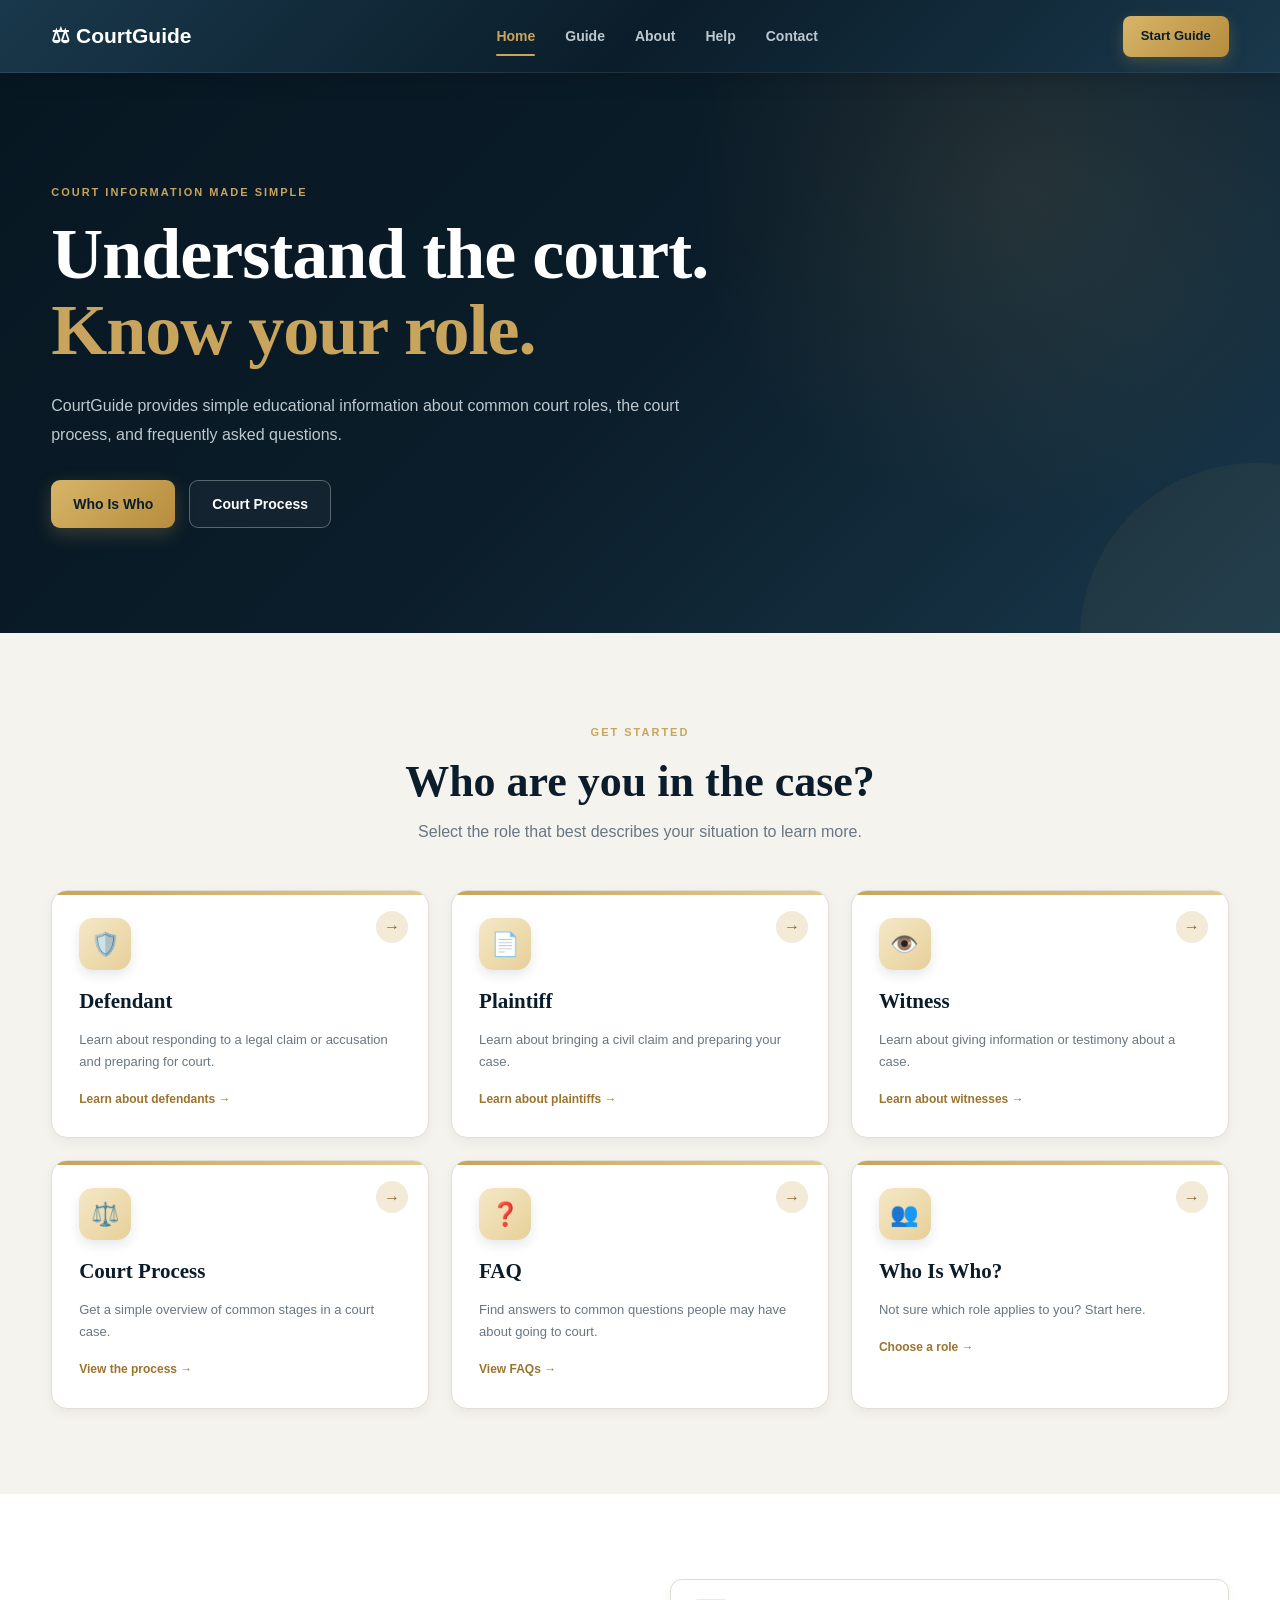
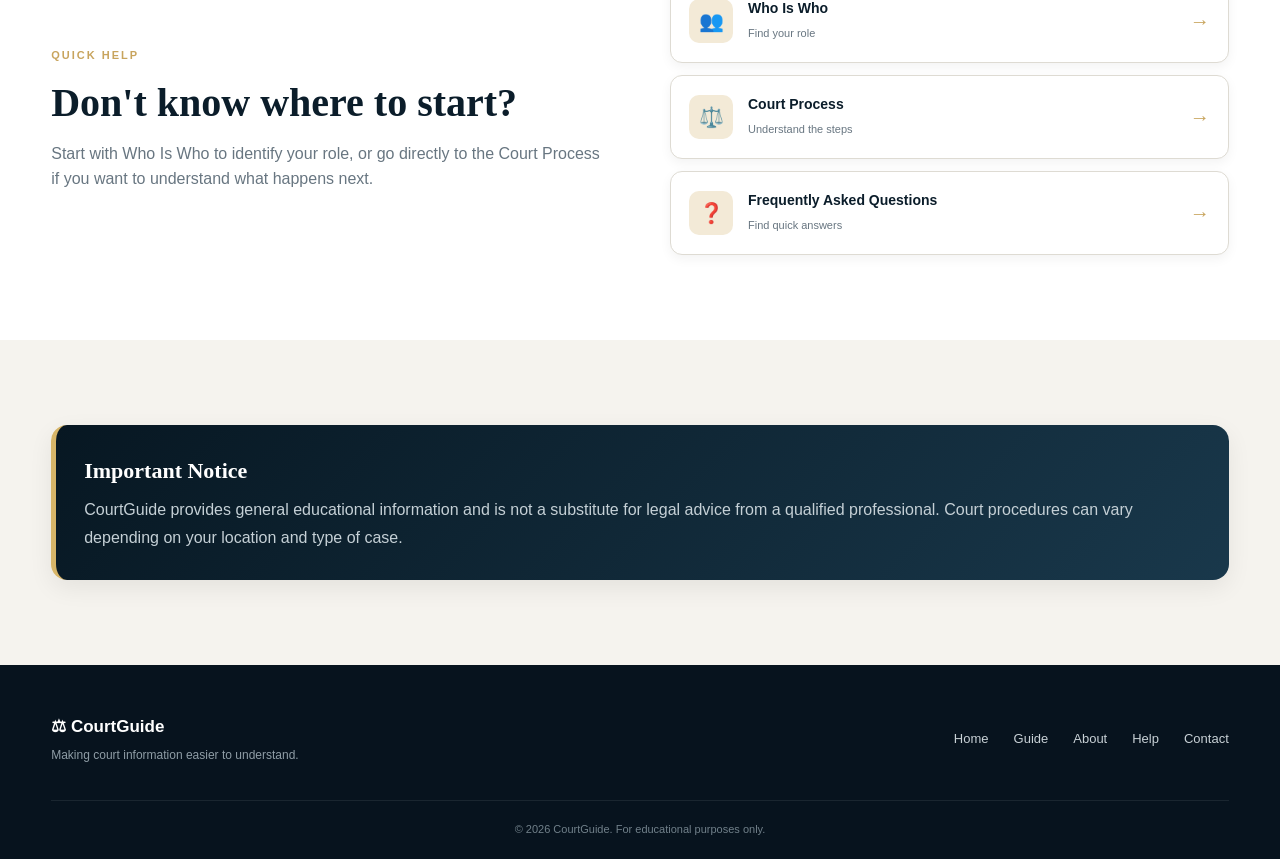
<file: CourtGuideLaw-main/index.html>
<!DOCTYPE html>
<html lang="en">

<head>
    <meta charset="UTF-8">
    <meta name="viewport" content="width=device-width, initial-scale=1.0">

    <title>CourtGuide - Home</title>

    <link rel="stylesheet" href="style.css">
</head>

<body>

    <!-- =========================
         NAVBAR
    ========================== -->

    <header class="navbar">

        <div class="container nav-container">

            <a href="index.html" class="logo">
                ⚖ CourtGuide
            </a>

            <nav>
                <a href="index.html" class="active">
                    Home
                </a>

                <a href="guide.html">
                    Guide
                </a>

                <a href="about.html">
                    About
                </a>

                <a href="Help.html">
                    Help
                </a>

                <a href="contact.html">
                Contact
            </a>

                 
            </nav>

            <a href="guide.html" class="nav-button">
                Start Guide
            </a>

        </div>

    </header>


    <!-- =========================
         HERO
    ========================== -->

    <section class="hero">

        <div class="container">

            <span class="eyebrow">
                COURT INFORMATION MADE SIMPLE
            </span>

            <h1>
                Understand the court.
                <span>Know your role.</span>
            </h1>

            <p>
                CourtGuide provides simple educational information
                about common court roles, the court process, and
                frequently asked questions.
            </p>

            <div class="hero-buttons">

                <a href="guide.html?section=roles" class="primary-button">
                    Who Is Who
                </a>

                <a href="guide.html?section=process" class="secondary-button">
                    Court Process
                </a>

            </div>

        </div>

    </section>


    <!-- =========================
         WHO IS WHO
    ========================== -->

    <section class="section">

        <div class="container">

            <div class="section-heading">

                <span class="eyebrow">
                    GET STARTED
                </span>

                <h2>
                    Who are you in the case?
                </h2>

                <p>
                    Select the role that best describes your
                    situation to learn more.
                </p>

            </div>


            <div class="info-card-grid">


                <!-- DEFENDANT -->

                <a
                    href="guide.html?section=defendant"
                    class="guide-card home-card">

                    <div class="guide-icon">
                        🛡️
                    </div>

                    <h3>
                        Defendant
                    </h3>

                    <p>
                        Learn about responding to a legal claim
                        or accusation and preparing for court.
                    </p>

                    <span class="card-link">
                        Learn about defendants →
                    </span>

                </a>


                <!-- PLAINTIFF -->

                <a
                    href="guide.html?section=plaintiff"
                    class="guide-card home-card">

                    <div class="guide-icon">
                        📄
                    </div>

                    <h3>
                        Plaintiff
                    </h3>

                    <p>
                        Learn about bringing a civil claim and
                        preparing your case.
                    </p>

                    <span class="card-link">
                        Learn about plaintiffs →
                    </span>

                </a>


                <!-- WITNESS -->

                <a
                    href="guide.html?section=witness"
                    class="guide-card home-card">

                    <div class="guide-icon">
                        👁️
                    </div>

                    <h3>
                        Witness
                    </h3>

                    <p>
                        Learn about giving information or
                        testimony about a case.
                    </p>

                    <span class="card-link">
                        Learn about witnesses →
                    </span>

                </a>


                <!-- COURT PROCESS -->

                <a
                    href="guide.html?section=process"
                    class="guide-card home-card">

                    <div class="guide-icon">
                        ⚖️
                    </div>

                    <h3>
                        Court Process
                    </h3>

                    <p>
                        Get a simple overview of common stages
                        in a court case.
                    </p>

                    <span class="card-link">
                        View the process →
                    </span>

                </a>


                <!-- FAQ -->

                <a
                    href="guide.html?section=faq"
                    class="guide-card home-card">

                    <div class="guide-icon">
                        ❓
                    </div>

                    <h3>
                        FAQ
                    </h3>

                    <p>
                        Find answers to common questions people
                        may have about going to court.
                    </p>

                    <span class="card-link">
                        View FAQs →
                    </span>

                </a>


                <!-- WHO IS WHO -->

                <a
                    href="guide.html?section=roles"
                    class="guide-card">

                    <div class="guide-icon">
                        👥
                    </div>

                    <h3>
                        Who Is Who?
                    </h3>

                    <p>
                        Not sure which role applies to you?
                        Start here.
                    </p>

                    <span class="card-link">
                        Choose a role →
                    </span>

                </a>

            </div>

        </div>

    </section>
    <style>
    .guide-icon {
        width: 52px;
        height: 52px;

        display: flex;
        align-items: center;
        justify-content: center;

        margin-bottom: 15px;

        border-radius: 14px;

        background:
            linear-gradient(
                135deg,
                #f5e8c8,
                #e7cf98
            );

        color: #0b1d2a;

        font-size: 23px;

        box-shadow:
            0 5px 12px rgba(11, 29, 42, 0.10);

        animation:
            iconFloat 3s ease-in-out infinite;

        transition:
            transform 0.3s ease,
            background 0.3s ease,
            box-shadow 0.3s ease;
    }

    @keyframes iconFloat {

        0%,
        100% {
            transform: translateY(0);
        }

        50% {
            transform: translateY(-5px);
        }

    }

</style>

    <!-- =========================
         QUICK HELP
    ========================== -->

    <section class="section alternate-section">

        <div class="container">

            <div class="two-column">

                <div>

                    <span class="eyebrow">
                        QUICK HELP
                    </span>

                    <h2>
                        Don't know where to start?
                    </h2>

                    <p>
                        Start with Who Is Who to identify your
                        role, or go directly to the Court Process
                        if you want to understand what happens next.
                    </p>

                </div>


                <div class="quick-links">

                    <a
                        href="guide.html?section=roles"
                        class="quick-link">

                        <span>👥</span>

                        <div>
                            <strong>
                                Who Is Who
                            </strong>

                            <small>
                                Find your role
                            </small>
                        </div>

                        <b>→</b>

                    </a>


                    <a
                        href="guide.html?section=process"
                        class="quick-link">

                        <span>⚖️</span>

                        <div>
                            <strong>
                                Court Process
                            </strong>

                            <small>
                                Understand the steps
                            </small>
                        </div>

                        <b>→</b>

                    </a>


                    <a
                        href="guide.html?section=faq"
                        class="quick-link">

                        <span>❓</span>

                        <div>
                            <strong>
                                Frequently Asked Questions
                            </strong>

                            <small>
                                Find quick answers
                            </small>
                        </div>

                        <b>→</b>

                    </a>

                </div>

            </div>

        </div>

    </section>


    <!-- =========================
         DISCLAIMER
    ========================== -->

    <section class="section">

        <div class="container">

            <div class="disclaimer-box">

                <h3>
                    Important Notice
                </h3>

                <p>
                    CourtGuide provides general educational
                    information and is not a substitute for legal
                    advice from a qualified professional.
                    Court procedures can vary depending on your
                    location and type of case.
                </p>

            </div>

        </div>

    </section>


    <!-- =========================
         FOOTER
    ========================== -->

    <footer>

        <div class="container">

            <div class="footer-content">

                <div>

                    <strong>
                        ⚖ CourtGuide
                    </strong>

                    <p>
                        Making court information easier to understand.
                    </p>

                </div>

                <div class="footer-links">

                    <a href="index.html">
                        Home
                    </a>

                    <a href="guide.html">
                        Guide
                    </a>

                    <a href="about.html">
                        About
                    </a>

                     <a href="Help.html">
                    Help
                    </a>
                    
                    <a href="contact.html">
                    Contact
                    </a>

                </div>

            </div>

            <div class="footer-bottom">
                © 2026 CourtGuide. For educational purposes only.
            </div>

        </div>

    </footer>

</body>

</html>
</file>
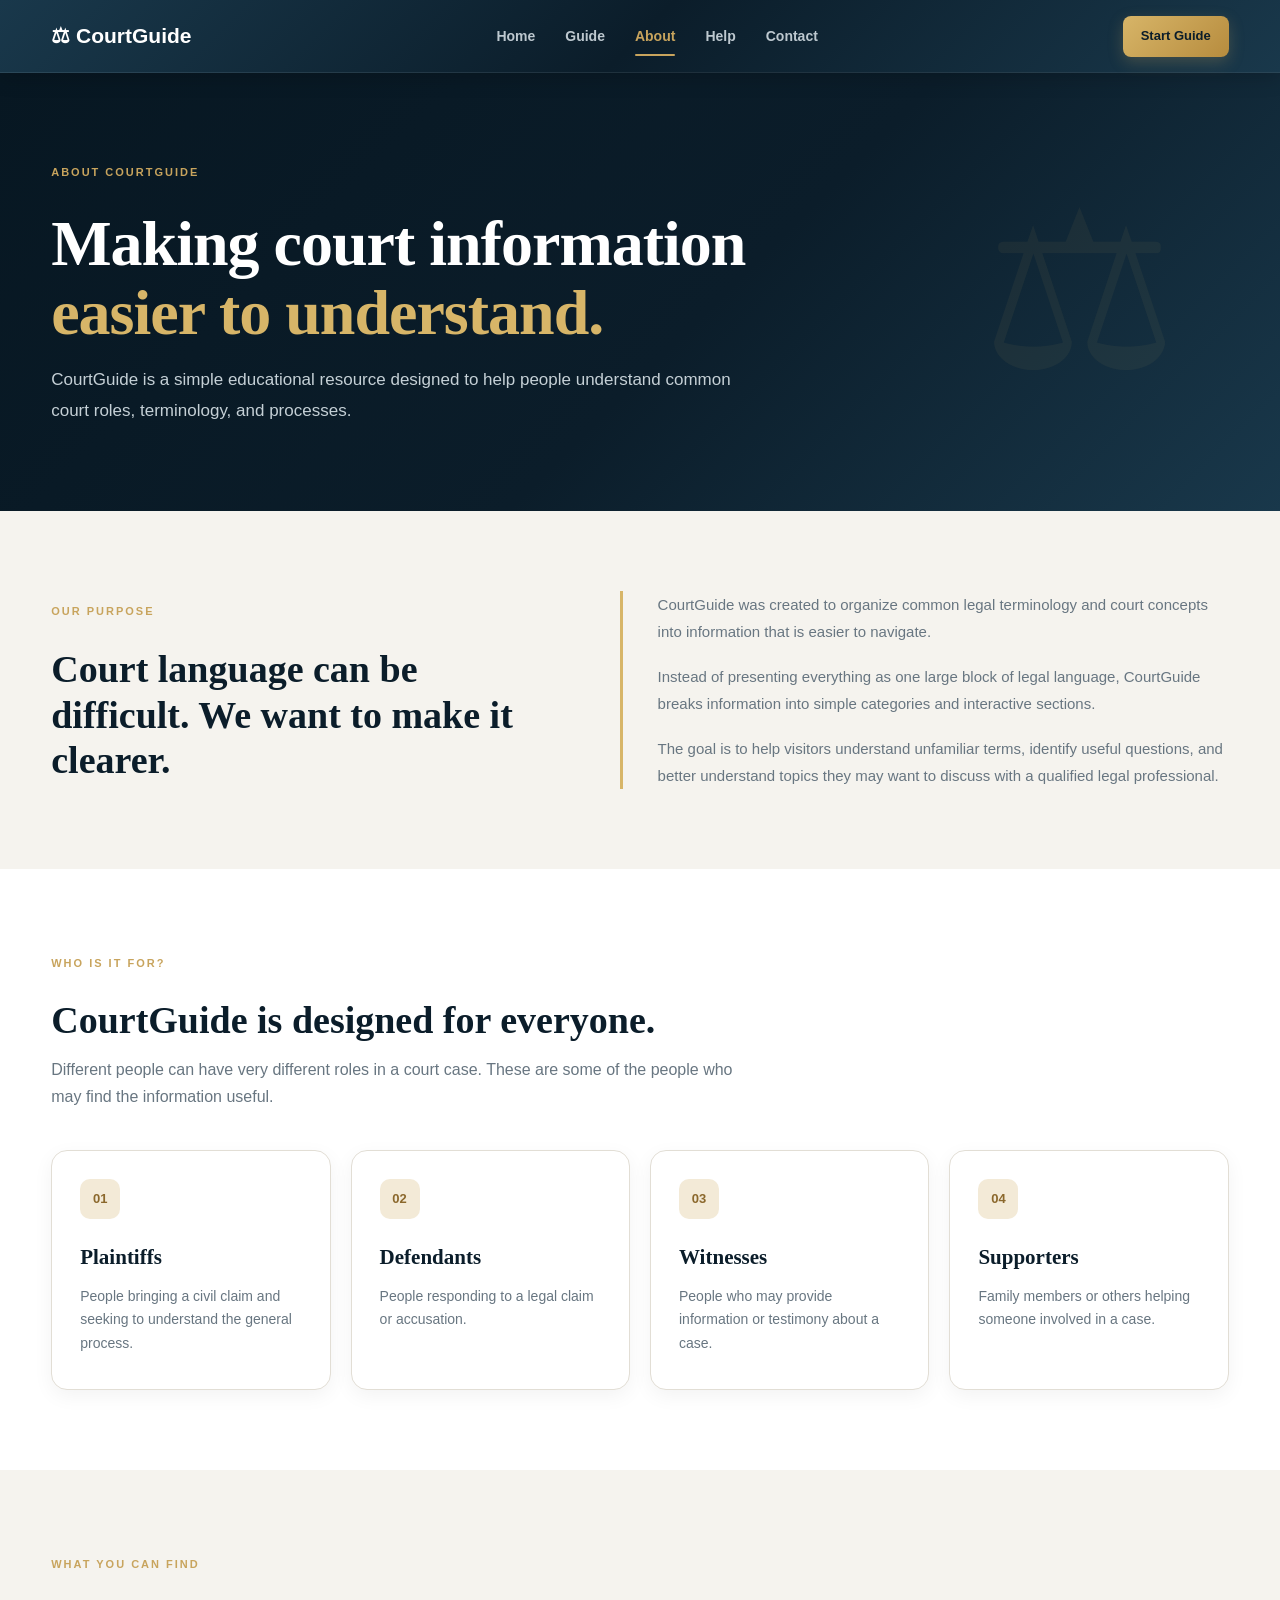
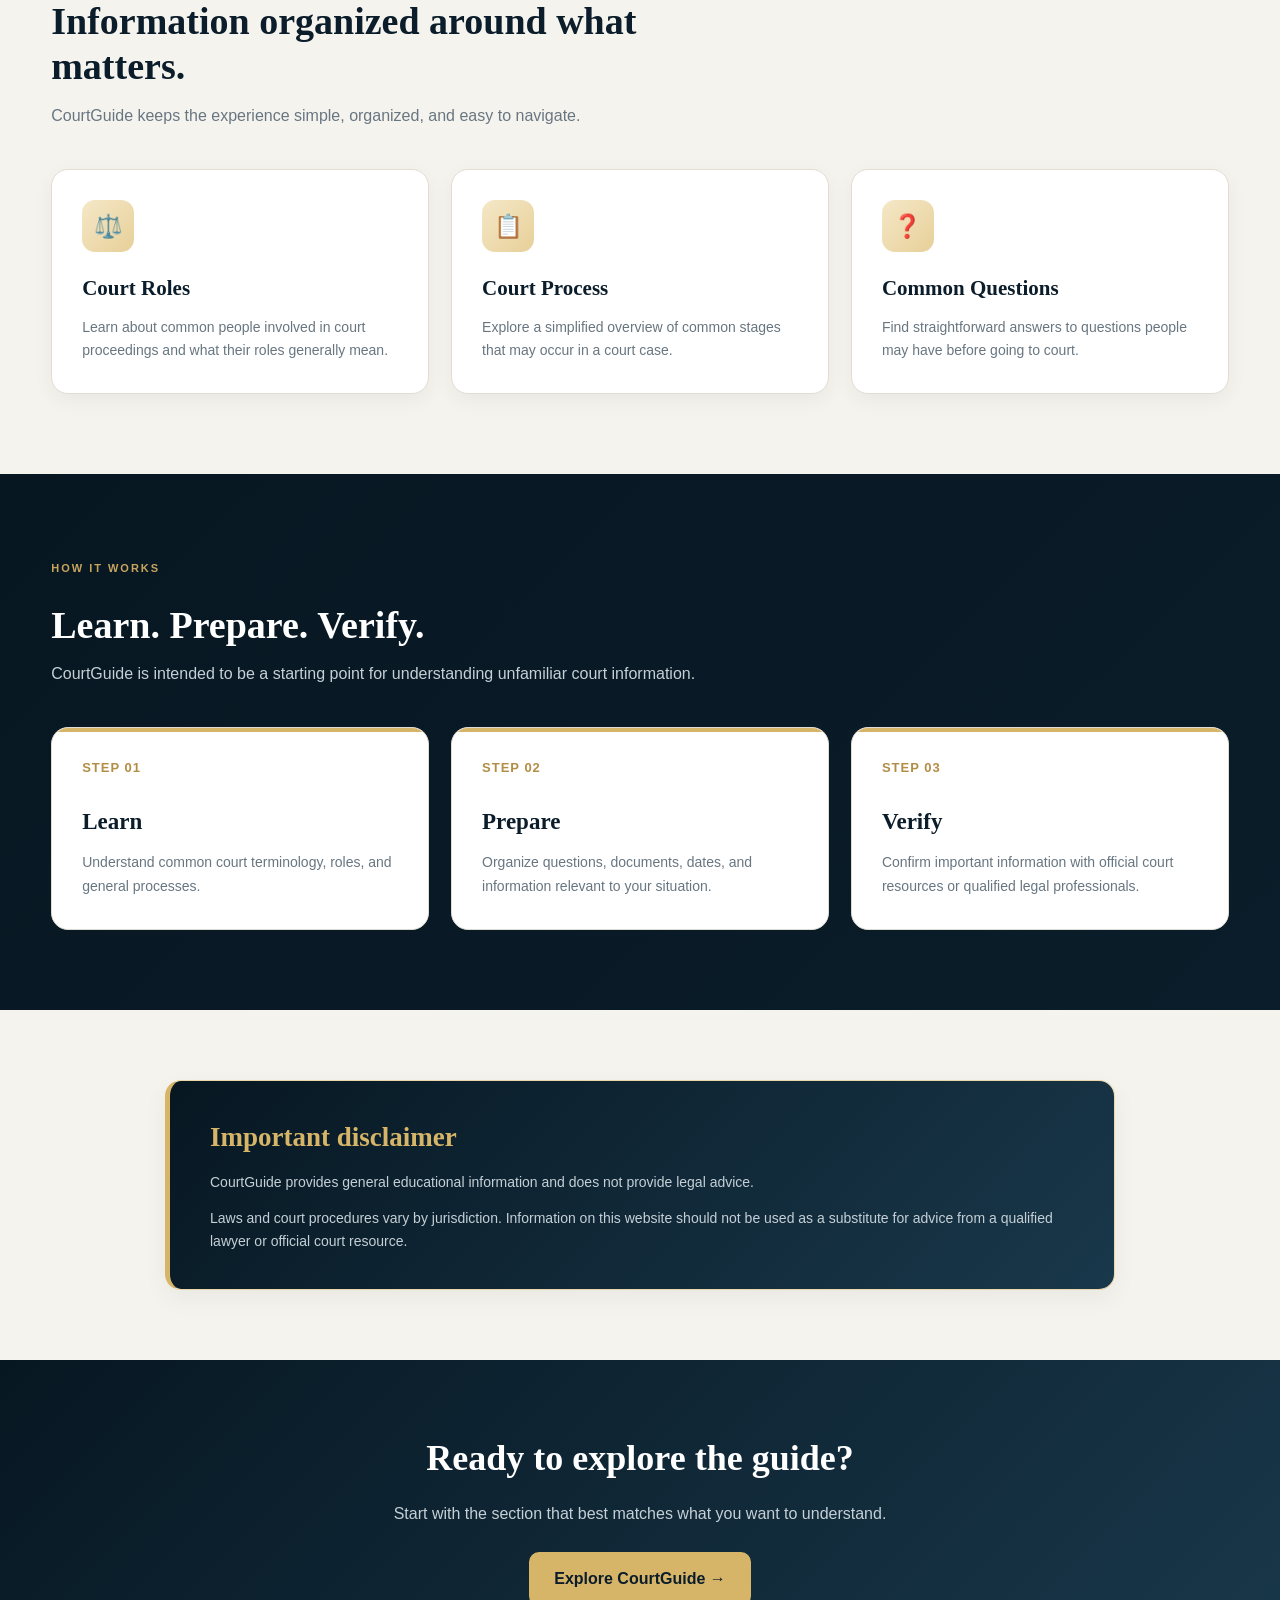
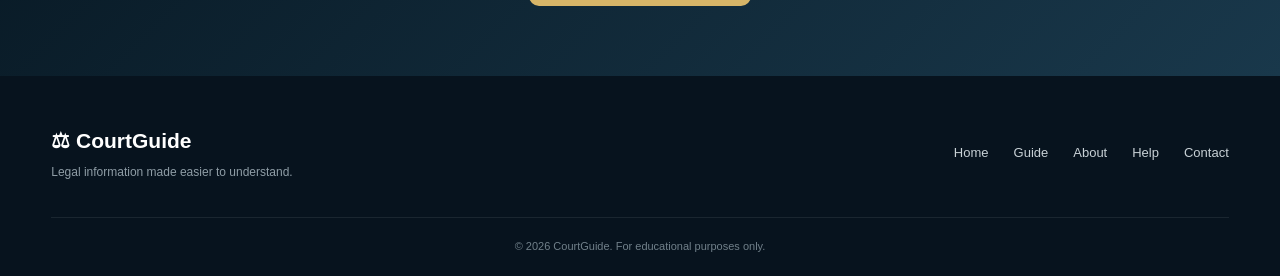
<file: CourtGuideLaw-main/about.html>
<!DOCTYPE html>

<html lang="en">

<head>
    <meta charset="UTF-8">
    <meta name="viewport" content="width=device-width, initial-scale=1.0">

<title>CourtGuide | About</title>

<link rel="stylesheet" href="style.css">

</head>

<body class="about-page">

<!-- =========================
     NAVBAR
========================= -->

<header class="navbar">

    <div class="container nav-container">

        <a href="index.html" class="logo">
            ⚖ CourtGuide
        </a>

        <nav>

            <a href="index.html">
                Home
            </a>

            <a href="guide.html">
                Guide
            </a>

            <a href="about.html" class="active">
                About
            </a>

            <a href="Help.html">
                    Help
                </a>
            <a href="contact.html">
                Contact
            </a>

        </nav>

        <a href="guide.html" class="nav-button">
            Start Guide
        </a>

    </div>

</header>


<!-- =========================
     HERO
========================= -->

<section class="about-hero">

    <div class="container">

        <div class="about-hero-content">

            <span class="eyebrow">
                ABOUT COURTGUIDE
            </span>

            <h1>
                Making court information
                <span>easier to understand.</span>
            </h1>

            <p>
                CourtGuide is a simple educational resource
                designed to help people understand common
                court roles, terminology, and processes.
            </p>

        </div>

    </div>

</section>

<style>
.feature-icon {
    width: 52px;
    height: 52px;

    display: flex;
    align-items: center;
    justify-content: center;

    margin-bottom: 20px;

    border-radius: 13px;

    background: linear-gradient(135deg, #f5e8c8, #e7cf98);

    font-size: 23px;
    

    transition:
        transform 0.45s cubic-bezier(0.22, 1, 0.36, 1),
        box-shadow 0.45s ease;
}

.feature-card:hover .feature-icon {
    transform: translateY(-7px) scale(1.08) rotate(-6deg);

    background: linear-gradient(
                135deg,
                #d7b568,
                #f0d99d
            );

    box-shadow:
        0 8px 16px rgba(11, 29, 42, 0.12);
}</style>
<!-- =========================
     PURPOSE
========================= -->

<section class="purpose-section">

    <div class="container">

        <div class="purpose-grid">

            <div class="purpose-heading">

                <span class="eyebrow">
                    OUR PURPOSE
                </span>

                <h2>
                    Court language can be difficult.
                    We want to make it clearer.
                </h2>

            </div>


            <div class="purpose-text">

                <p>
                    CourtGuide was created to organize
                    common legal terminology and court
                    concepts into information that is
                    easier to navigate.
                </p>

                <p>
                    Instead of presenting everything as
                    one large block of legal language,
                    CourtGuide breaks information into
                    simple categories and interactive
                    sections.
                </p>

                <p>
                    The goal is to help visitors understand
                    unfamiliar terms, identify useful
                    questions, and better understand topics
                    they may want to discuss with a
                    qualified legal professional.
                </p>

            </div>

        </div>

    </div>

</section>


<!-- =========================
     WHO IS IT FOR
========================= -->

<section class="about-section light">

    <div class="container">

        <div class="about-section-heading">

            <span class="eyebrow">
                WHO IS IT FOR?
            </span>

            <h2>
                CourtGuide is designed for everyone.
            </h2>

            <p>
                Different people can have very different
                roles in a court case. These are some of
                the people who may find the information
                useful.
            </p>

        </div>


        <div class="audience-grid">
        <a href="guide.html?section=plaintiff">
            <div class="audience-card">

                <span class="audience-number">
                    01
                </span>

                <h3>
                    Plaintiffs
                </h3>

                <p>
                    People bringing a civil claim and
                    seeking to understand the general
                    process.
                </p>

            </div>
        </a>
            <a
            href="guide.html?section=defendant">
            <div class="audience-card">

                <span class="audience-number">
                    02
                </span>

                <h3>
                    Defendants
                </h3>

                <p>
                    People responding to a legal claim
                    or accusation.
                </p>

            </div>
            </a>




            <a
            href="guide.html?section=witness">
            <div class="audience-card">

                <span class="audience-number">
                    03
                </span>

                <h3>
                    Witnesses
                </h3>

                <p>
                    People who may provide information
                    or testimony about a case.
                </p>

            </div>
            </a>
            <a
            href="guide.html?section=witness">
            <div class="audience-card">

                <span class="audience-number">
                    04
                </span>

                <h3>
                    Supporters
                </h3>

                <p>
                    Family members or others helping
                    someone involved in a case.
                </p>

            </div>
            </a>
        </div>

    </div>

</section>


<!-- =========================
     FEATURES
========================= -->

<section class="about-section">

    <div class="container">

        <div class="about-section-heading">

            <span class="eyebrow">
                WHAT YOU CAN FIND
            </span>

            <h2>
                Information organized around what matters.
            </h2>

            <p>
                CourtGuide keeps the experience simple,
                organized, and easy to navigate.
            </p>

        </div>


        <div class="feature-grid">

            <div class="feature-card">

                <div class="feature-icon">
                    ⚖️
                </div>

                <h3>
                    Court Roles
                </h3>

                <p>
                    Learn about common people involved
                    in court proceedings and what their
                    roles generally mean.
                </p>

            </div>


            <div class="feature-card">

                <div class="feature-icon">
                    📋
                </div>

                <h3>
                    Court Process
                </h3>

                <p>
                    Explore a simplified overview of
                    common stages that may occur in a
                    court case.
                </p>

            </div>


            <div class="feature-card">

                <div class="feature-icon">
                    ❓
                </div>

                <h3>
                    Common Questions
                </h3>

                <p>
                    Find straightforward answers to
                    questions people may have before
                    going to court.
                </p>

            </div>

        </div>

    </div>

</section>


<!-- =========================
     HOW IT WORKS
========================= -->

<section class="about-section dark">

    <div class="container">

        <div class="about-section-heading">

            <span class="eyebrow">
                HOW IT WORKS
            </span>

            <h2>
                Learn. Prepare. Verify.
            </h2>

            <p>
                CourtGuide is intended to be a starting
                point for understanding unfamiliar court
                information.
            </p>

        </div>


        <div class="how-grid">

            <div class="how-card">

                <span class="how-number">
                    STEP 01
                </span>

                <h3>
                    Learn
                </h3>

                <p>
                    Understand common court terminology,
                    roles, and general processes.
                </p>

            </div>


            <div class="how-card">

                <span class="how-number">
                    STEP 02
                </span>

                <h3>
                    Prepare
                </h3>

                <p>
                    Organize questions, documents,
                    dates, and information relevant
                    to your situation.
                </p>

            </div>


            <div class="how-card">

                <span class="how-number">
                    STEP 03
                </span>

                <h3>
                    Verify
                </h3>

                <p>
                    Confirm important information with
                    official court resources or qualified
                    legal professionals.
                </p>

            </div>

        </div>

    </div>

</section>


<!-- =========================
     DISCLAIMER
========================= -->

<section class="about-disclaimer">

    <div class="container">

        <div class="about-disclaimer-box">

            <h2>
                Important disclaimer
            </h2>

            <p>
                CourtGuide provides general educational
                information and does not provide legal advice.
            </p>

            <p>
                Laws and court procedures vary by jurisdiction.
                Information on this website should not be used
                as a substitute for advice from a qualified
                lawyer or official court resource.
            </p>

        </div>

    </div>

</section>


<!-- =========================
     CTA
========================= -->

<section class="about-cta">

    <div class="container">

        <h2>
            Ready to explore the guide?
        </h2>

        <p>
            Start with the section that best matches
            what you want to understand.
        </p>

        <a
            href="guide.html"
            class="about-cta-button">
            Explore CourtGuide →
        </a>

    </div>

</section>


<!-- =========================
     FOOTER
========================= -->

<footer>

    <div class="container footer-content">

        <div>

            <a
                href="index.html"
                class="logo">
                ⚖ CourtGuide
            </a>

            <p>
                Legal information made easier to understand.
            </p>

        </div>


        <div class="footer-links">

            <a href="index.html">
                Home
            </a>

            <a href="guide.html">
                Guide
            </a>

            <a href="about.html">
                About
            </a>

             <a href="Help.html">
                 Help
             </a>
                    
             <a href="contact.html">
                 Contact
             </a>

        </div>

    </div>


    <div class="container">

        <div class="footer-bottom">
            © 2026 CourtGuide. For educational purposes only.
        </div>

    </div>

</footer>

</body>

</html>
</file>
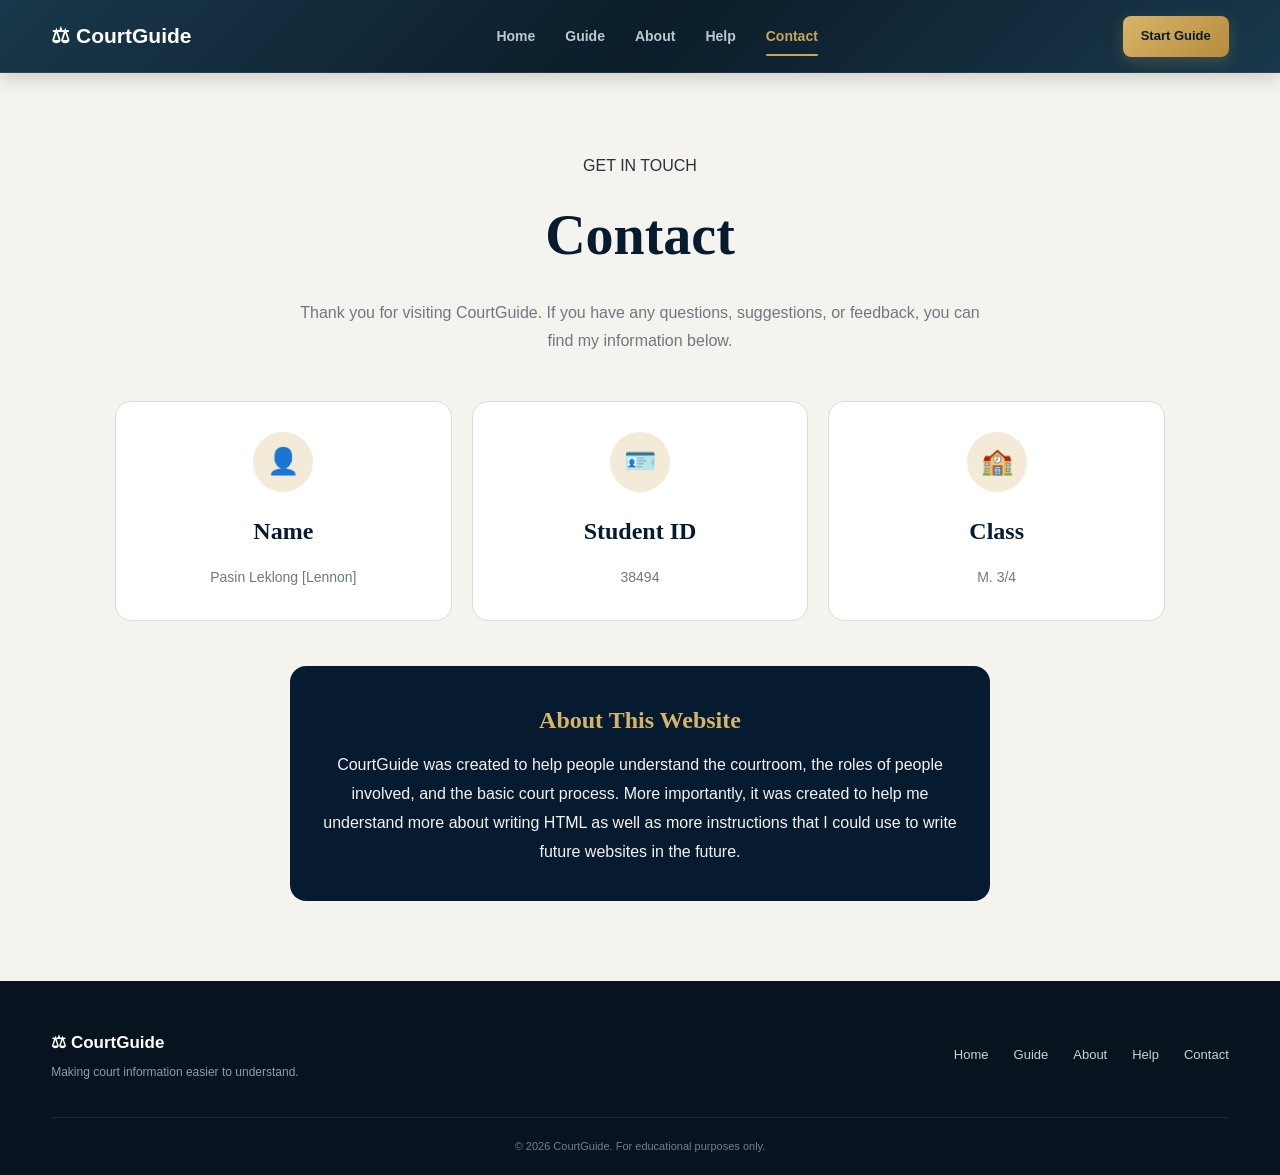
<file: CourtGuideLaw-main/Contact.html>
<!DOCTYPE html>
<html lang="en">

<head>
    <meta charset="UTF-8">
    <meta name="viewport" content="width=device-width, initial-scale=1.0">
    <title>CourtGuide | Contact</title>
    <link rel="stylesheet" href="style.css">
</head>

<body>

    <header class="navbar">
        <div class="container nav-container">

            <div class="logo">⚖ CourtGuide</div>

            <nav>
                <a href="index.html">Home</a>
                <a href="guide.html">Guide</a>
                <a href="about.html">About</a>
                <a href="Help.html">Help</a>
                <a href="contact.html" class="active">Contact</a>
            </nav>

            <a href="guide.html" class="nav-button">Start Guide</a>

        </div>
    </header>

    <main class="contact-page">

        <section class="contact-hero">
            <span class="section-label">GET IN TOUCH</span>

            <h1>Contact</h1>

            <p>
                Thank you for visiting CourtGuide. If you have any questions,
                suggestions, or feedback, you can find my information below.
            </p>
        </section>

        <section class="contact-container">

            <div class="contact-card">
                <div class="contact-icon">👤</div>
                <h2>Name</h2>
                <p>Pasin Leklong [Lennon]</p>
            </div>

            <div class="contact-card">
                <div class="contact-icon">🪪</div>
                <h2>Student ID</h2>
                <p>38494</p>
            </div>

            <div class="contact-card">
                <div class="contact-icon">🏫</div>
                <h2>Class</h2>
                <p>M. 3/4</p>
            </div>

        </section>

        <section class="contact-message">
            <h2>About This Website</h2>

            <p>
                CourtGuide was created to help people understand the courtroom,
                the roles of people involved, and the basic court process. More importantly,
                it was created to help me understand more about writing HTML as well as more instructions
                that I could use to write future websites in the future.
            </p>
        </section>

    </main>

     <footer>

        <div class="container">

            <div class="footer-content">

                <div>

                    <strong>
                        ⚖ CourtGuide
                    </strong>

                    <p>
                        Making court information easier to understand.
                    </p>

                </div>

                <div class="footer-links">

                    <a href="index.html">
                        Home
                    </a>

                    <a href="guide.html">
                        Guide
                    </a>

                    <a href="about.html">
                        About
                    </a>

                    <a href="Help.html">
                    Help
                    </a>

                    <a href="contact.html">
                    Contact
                    </a>

                </div>

            </div>

            <div class="footer-bottom">
                © 2026 CourtGuide. For educational purposes only.
            </div>

        </div>

    </footer>
</body>

</html>
</file>
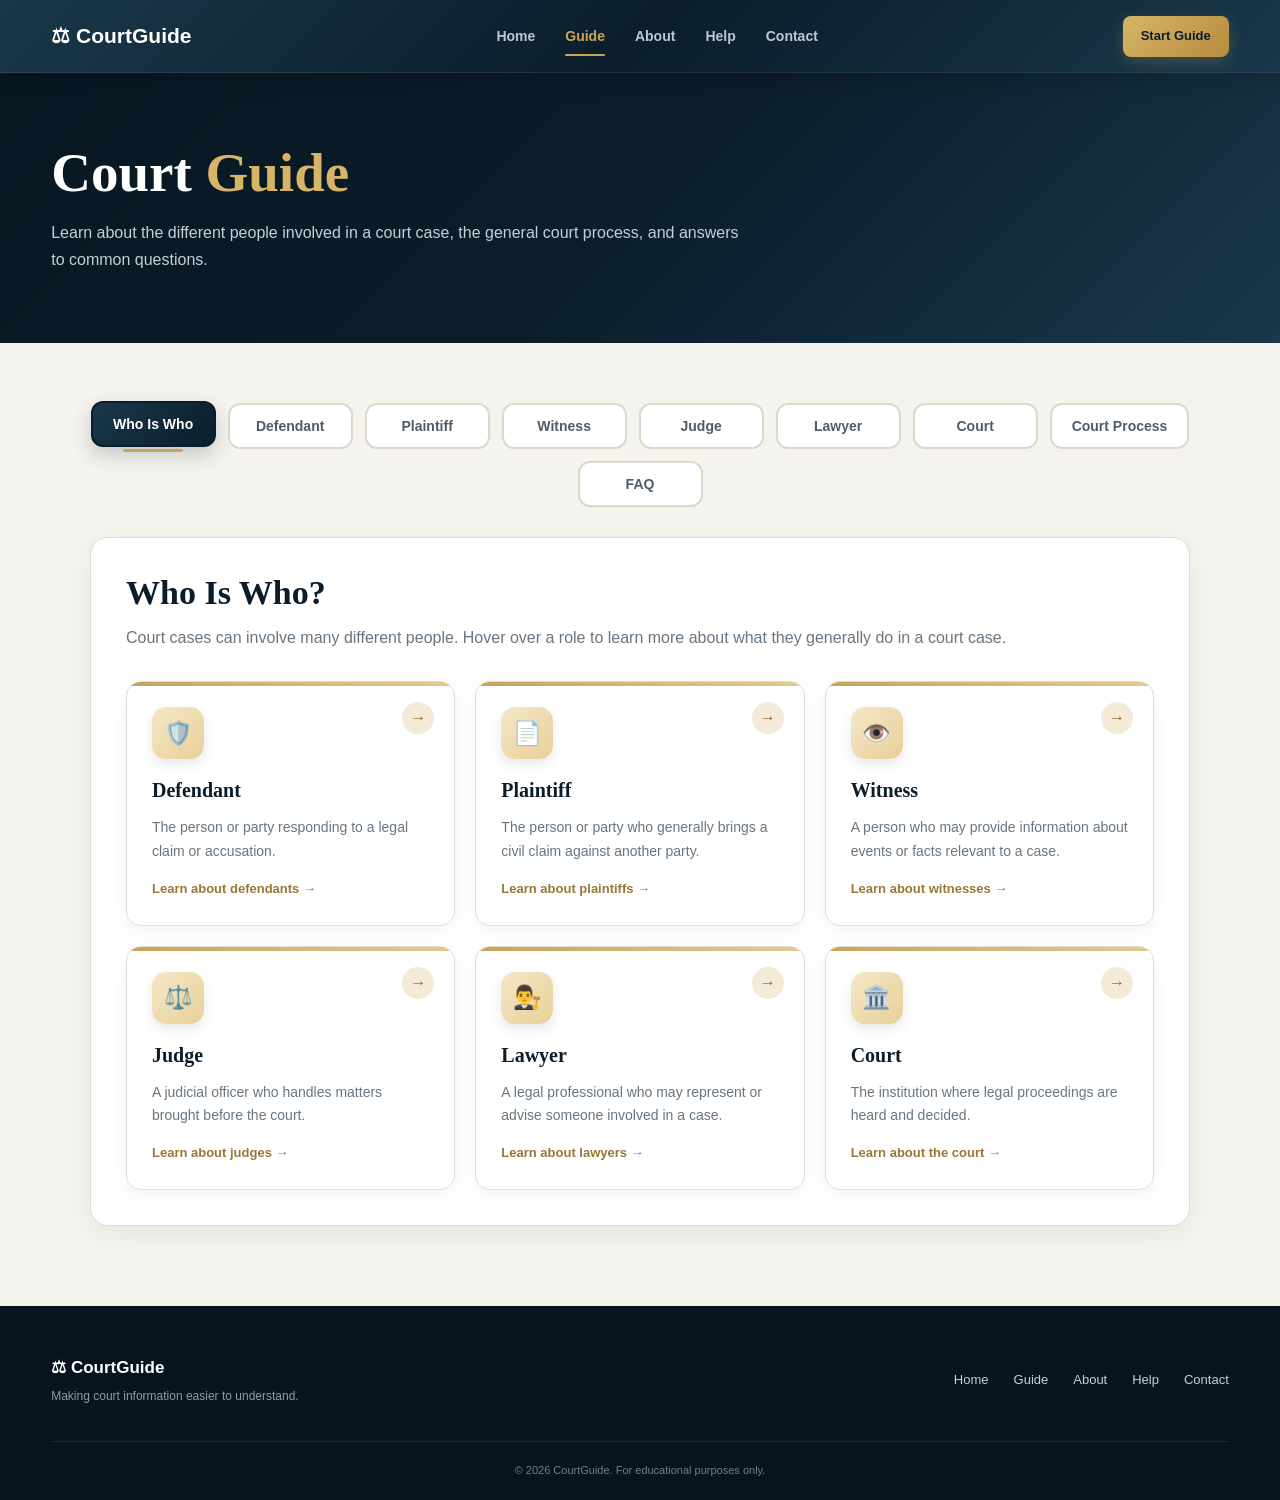
<file: CourtGuideLaw-main/guide.html>
<!DOCTYPE html>

<html lang="en">

<head>
    <meta charset="UTF-8">
    <meta name="viewport" content="width=device-width, initial-scale=1.0">


<title>CourtGuide - Guide</title>

<link rel="stylesheet" href="style.css">

<style>

    /* =========================
       GUIDE PAGE
    ========================= */

    .guide-page {
        background: #f5f3ee;
    }

    .guide-header {
        background: linear-gradient(
            135deg,
            #071722,
            #0b1d2a,
            #19384b
        );

        color: white;
        padding: 70px 0;
    }

    .guide-header h1 {
        margin: 0 0 15px;

        font-family:
            Georgia,
            "Times New Roman",
            serif;

        font-size: 55px;
    }

    .guide-header h1 span {
        color: #d7b568;
    }

    .guide-header p {
        max-width: 700px;

        color: #c5d0d6;

        line-height: 1.7;

        margin: 0;
    }


    /* =========================
       GUIDE CONTENT
    ========================= */

    .guide-content {
        padding: 60px 0 80px;
    }


    /* =========================
       GUIDE TABS
    ========================= */

    .guide-tabs {
        display: flex;
        justify-content: center;
        align-items: center;
        flex-wrap: wrap;

        gap: 12px;

        margin-bottom: 30px;
    }

    .guide-tab {
        padding: 13px 20px;

        border: 2px solid #ddd8ce;
        border-radius: 12px;

        background: white;
        color: #4e5d67;

        font-size: 14px;
        font-weight: bold;

        cursor: pointer;

        transition: 0.25s ease;
    }

    .guide-tab:hover {
        background: #faf5e9;
        border-color: #c8a45d;
        color: #8b682c;

        transform: translateY(-2px);
    }

    .guide-tab.active {
        background: linear-gradient(
            135deg,
            #19384b,
            #0b1d2a
        );

        color: white;
        border-color: #0b1d2a;

        box-shadow:
            0 8px 20px rgba(11, 29, 42, 0.2);
    }


    /* =========================
       GUIDE SECTIONS
    ========================= */

    .guide-section {
        display: none;

        max-width: 1100px;

        margin: 0 auto;

        padding: 35px;

        background: white;

        border: 1px solid #dedbd3;
        border-radius: 18px;

        box-shadow:
            0 8px 30px rgba(0, 0, 0, 0.06);

        animation: guideFade 0.3s ease;
    }

    .guide-section.active {
        display: block;
    }

    @keyframes guideFade {

        from {
            opacity: 0;
            transform: translateY(10px);
        }

        to {
            opacity: 1;
            transform: translateY(0);
        }

    }

    .guide-section h2 {
        margin: 0 0 10px;

        color: #0b1d2a;

        font-family:
            Georgia,
            "Times New Roman",
            serif;

        font-size: 34px;
    }

    .guide-intro {
        color: #687681;

        line-height: 1.7;

        margin-bottom: 30px;
    }


    /* =========================
       CARDS
    ========================= */

    .guide-cards {
        display: grid;

        grid-template-columns:
            repeat(3, 1fr);

        gap: 20px;
    }

    .guide-card {
        display: block;

        width: 100%;

        padding: 25px;

        box-sizing: border-box;

        position: relative;

        background: white;

        border: 1px solid #e2ded5;
        border-radius: 15px;

        box-shadow:
            0 5px 18px rgba(0, 0, 0, 0.05);

        text-decoration: none;
        color: inherit;

        transition:
            transform 0.25s ease,
            border-color 0.25s ease,
            box-shadow 0.25s ease;
    }

    .guide-card:hover {
        transform: translateY(-6px);

        border-color: #c8a45d;

        box-shadow:
            0 14px 30px rgba(11, 29, 42, 0.12);
    }


    /* =========================
       HOVER MORE INFORMATION
    ========================= */

    .more-info {
        max-height: 0;

        opacity: 0;

        overflow: hidden;

        margin-top: 0;

        color: #52616b;

        font-size: 13px;

        line-height: 1.6;

        transition:
            max-height 0.35s ease,
            opacity 0.3s ease,
            margin-top 0.3s ease;
    }

    .guide-card:hover .more-info {
        max-height: 180px;

        opacity: 1;

        margin-top: 15px;
    }


    /* =========================
       ICONS
    ========================= */

    .guide-icon {
        width: 52px;
        height: 52px;

        display: flex;
        align-items: center;
        justify-content: center;

        margin-bottom: 15px;

        border-radius: 14px;

        background:
            linear-gradient(
                135deg,
                #f5e8c8,
                #e7cf98
            );

        color: #0b1d2a;

        font-size: 23px;

        box-shadow:
            0 5px 12px rgba(11, 29, 42, 0.10);

        animation:
            iconFloat 3s ease-in-out infinite;

        transition:
            transform 0.3s ease,
            background 0.3s ease,
            box-shadow 0.3s ease;
    }

    @keyframes iconFloat {

        0%,
        100% {
            transform: translateY(0);
        }

        50% {
            transform: translateY(-5px);
        }

    }

    .guide-card:hover .guide-icon {
        animation: none;

        transform:
            translateY(-7px)
            rotate(-6deg)
            scale(1.08);

        background:
            linear-gradient(
                135deg,
                #d7b568,
                #f0d99d
            );

        box-shadow:
            0 12px 24px rgba(11, 29, 42, 0.20);
    }


    /* =========================
       CARD TEXT
    ========================= */

    .guide-card h3 {
        margin: 0 0 10px;

        color: #0b1d2a;

        font-family:
            Georgia,
            "Times New Roman",
            serif;

        font-size: 20px;
    }

    .guide-card p {
        margin: 0;

        color: #687681;

        font-size: 14px;

        line-height: 1.7;
    }

    .card-action {
        display: block;

        margin-top: 15px;

        color: #9a7735;

        font-size: 13px;

        font-weight: 700;

        transition: 0.25s ease;
    }

    .guide-card:hover .card-action {
        color: #0b1d2a;

        transform: translateX(5px);
    }


    /* =========================
       SPECIAL CARDS
    ========================= */

    .guide-card.warning {
        background: #fff8e8;

        border-color: #ead8aa;
    }

    .guide-card.success {
        background: #f0faf5;

        border-color: #c9e4d5;
    }


    /* =========================
       COURT PROCESS
    ========================= */

    .process-note {
        margin-top: 25px;

        padding: 25px;

        background:
            linear-gradient(
                135deg,
                #071722,
                #19384b
            );

        color: white;

        border-radius: 15px;
    }

    .process-note h3 {
        margin: 0 0 8px;

        font-family:
            Georgia,
            "Times New Roman",
            serif;
    }

    .process-note p {
        margin: 0;

        color: #c5d0d6;

        line-height: 1.7;
    }


    /* =========================
       FAQ
    ========================= */

    .faq-list {
        display: flex;

        flex-direction: column;

        gap: 12px;
    }

    .faq-item {
        overflow: hidden;

        border: 1px solid #dedbd3;

        border-radius: 13px;

        background: white;

        transition: 0.2s ease;
    }

    .faq-item:hover {
        border-color: #c8a45d;

        box-shadow:
            0 5px 18px rgba(0, 0, 0, 0.06);
    }

    .faq-question {
        width: 100%;

        min-height: 65px;

        padding: 17px 20px;

        display: flex;

        align-items: center;

        justify-content: space-between;

        gap: 20px;

        border: none;

        background: white;

        color: #0b1d2a;

        text-align: left;

        font-size: 14px;

        font-weight: bold;

        cursor: pointer;
    }

    .faq-plus {
        flex-shrink: 0;

        width: 34px;
        height: 34px;

        display: flex;

        align-items: center;

        justify-content: center;

        border-radius: 50%;

        background: #f1e8d5;

        color: #8b682c;

        font-size: 21px;

        transition: 0.25s ease;
    }

    .faq-question.open .faq-plus {
        transform: rotate(45deg);

        background: #d7b568;

        color: #0b1d2a;
    }

    .faq-answer {
        max-height: 0;

        overflow: hidden;

        background: #faf9f5;

        transition:
            max-height 0.3s ease;
    }

    .faq-answer p {
        margin: 0;

        padding: 0 20px 20px;

        color: #687681;

        line-height: 1.7;

        font-size: 14px;
    }


    /* =========================
       MOBILE
    ========================= */

    @media (max-width: 900px) {

        .guide-cards {
            grid-template-columns:
                repeat(2, 1fr);
        }

    }

    @media (max-width: 600px) {

        .guide-header h1 {
            font-size: 42px;
        }

        .guide-cards {
            grid-template-columns: 1fr;
        }

        .guide-section {
            padding: 22px;
        }

        .guide-tab {
            width: 100%;
        }

        .more-info {
            max-height: none;

            opacity: 1;

            margin-top: 15px;
        }

    }

    @media (prefers-reduced-motion: reduce) {

        .guide-icon {
            animation: none;
        }

        .guide-card:hover .guide-icon {
            transform: none;
        }

        .more-info {
            transition: none;
        }

    }

</style>


</head>

<body class="guide-page">

<!-- =========================
     NAVBAR
========================= -->

<header class="navbar">


<div class="container nav-container">

    <a href="index.html" class="logo">
        ⚖ CourtGuide
    </a>

    <nav>

        <a href="index.html">
            Home
        </a>

        <a href="guide.html" class="active">
            Guide
        </a>

        <a href="about.html">
            About
        </a>

        <a href="Help.html">
            Help
        </a>

        <a href="contact.html">
                Contact
            </a>

    </nav>

    <a href="guide.html" class="nav-button">
        Start Guide
    </a>

</div>


</header>

<!-- =========================
     GUIDE HEADER
========================= -->

<section class="guide-header">


<div class="container">

    <h1>
        Court <span>Guide</span>
    </h1>

    <p>
        Learn about the different people involved in a
        court case, the general court process, and answers
        to common questions.
    </p>

</div>


</section>

<!-- =========================
     MAIN GUIDE
========================= -->

<main class="guide-content">

<div class="container">


<!-- =========================
     TABS
========================= -->

<div class="guide-tabs">

    <button
        class="guide-tab"
        data-section="roles"
        onclick="openGuide('roles', this)">
        Who Is Who
    </button>

    <button
        class="guide-tab"
        data-section="defendant"
        onclick="openGuide('defendant', this)">
        Defendant
    </button>

    <button
        class="guide-tab"
        data-section="plaintiff"
        onclick="openGuide('plaintiff', this)">
        Plaintiff
    </button>

    <button
        class="guide-tab"
        data-section="witness"
        onclick="openGuide('witness', this)">
        Witness
    </button>

    <button
        class="guide-tab"
        data-section="judge"
        onclick="openGuide('judge', this)">
        Judge
    </button>

    <button
        class="guide-tab"
        data-section="lawyer"
        onclick="openGuide('lawyer', this)">
        Lawyer
    </button>

    <button
        class="guide-tab"
        data-section="court"
        onclick="openGuide('court', this)">
        Court
    </button>

    <button
        class="guide-tab"
        data-section="process"
        onclick="openGuide('process', this)">
        Court Process
    </button>

    <button
        class="guide-tab"
        data-section="faq"
        onclick="openGuide('faq', this)">
        FAQ
    </button>

</div>


<!-- ==================================================
     WHO IS WHO
================================================== -->

<section id="roles" class="guide-section">

    <h2>
        Who Is Who?
    </h2>

    <p class="guide-intro">
        Court cases can involve many different people.
        Hover over a role to learn more about what they
        generally do in a court case.
    </p>


    <div class="guide-cards">


        <a
            href="guide.html?section=defendant"
            class="guide-card">

            <div class="guide-icon">
                🛡️
            </div>

            <h3>
                Defendant
            </h3>

            <p>
                The person or party responding to a
                legal claim or accusation.
            </p>

            <div class="more-info">
                A defendant may need to respond to court
                documents, attend hearings, present evidence,
                and follow important court deadlines.
            </div>

            <span class="card-action">
                Learn about defendants →
            </span>

        </a>


        <a
            href="guide.html?section=plaintiff"
            class="guide-card">

            <div class="guide-icon">
                📄
            </div>

            <h3>
                Plaintiff
            </h3>

            <p>
                The person or party who generally brings
                a civil claim against another party.
            </p>

            <div class="more-info">
                A plaintiff generally starts a civil case
                by making a legal claim and may need to
                provide evidence supporting that claim.
            </div>

            <span class="card-action">
                Learn about plaintiffs →
            </span>

        </a>


        <a
            href="guide.html?section=witness"
            class="guide-card">

            <div class="guide-icon">
                👁️
            </div>

            <h3>
                Witness
            </h3>

            <p>
                A person who may provide information
                about events or facts relevant to a case.
            </p>

            <div class="more-info">
                A witness may be asked questions about
                what they personally saw, heard, experienced,
                or otherwise know about the case.
            </div>

            <span class="card-action">
                Learn about witnesses →
            </span>

        </a>


        <a
            href="guide.html?section=judge"
            class="guide-card">

            <div class="guide-icon">
                ⚖️
            </div>

            <h3>
                Judge
            </h3>

            <p>
                A judicial officer who handles matters
                brought before the court.
            </p>

            <div class="more-info">
                A judge may manage court proceedings,
                consider evidence and arguments, interpret
                applicable law, and issue decisions or orders.
            </div>

            <span class="card-action">
                Learn about judges →
            </span>

        </a>


        <a
            href="guide.html?section=lawyer"
            class="guide-card">

            <div class="guide-icon">
                👨‍⚖️
            </div>

            <h3>
                Lawyer
            </h3>

            <p>
                A legal professional who may represent
                or advise someone involved in a case.
            </p>

            <div class="more-info">
                A lawyer may explain legal options, prepare
                documents, communicate with other parties,
                and represent a client during proceedings.
            </div>

            <span class="card-action">
                Learn about lawyers →
            </span>

        </a>


        <a
            href="guide.html?section=court"
            class="guide-card">

            <div class="guide-icon">
                🏛️
            </div>

            <h3>
                Court
            </h3>

            <p>
                The institution where legal proceedings
                are heard and decided.
            </p>

            <div class="more-info">
                Courts provide the formal setting for legal
                proceedings, manage cases and hearings, and
                may issue judgments, orders, or other decisions.
            </div>

            <span class="card-action">
                Learn about the court →
            </span>

        </a>

    </div>

</section>


<!-- ==================================================
     DEFENDANT
================================================== -->

<section id="defendant" class="guide-section">

    <h2>
        Defendant Guide
    </h2>

    <p class="guide-intro">
        A defendant is generally the person or party
        responding to a legal claim or accusation.
    </p>

    <div class="guide-cards">


        <div class="guide-card">

            <div class="guide-icon">
                📄
            </div>

            <h3>
                Read Your Documents
            </h3>

            <p>
                Carefully review summonses, complaints,
                charges, notices, and other court documents.
            </p>

            <div class="more-info">
                Review your court papers carefully. They can
                explain what the case is about, what you may
                need to do, and when action may be required.
            </div>

        </div>


        <div class="guide-card">

            <div class="guide-icon">
                📅
            </div>

            <h3>
                Know Your Deadlines
            </h3>

            <p>
                Check your official documents for response
                deadlines, hearings, and important dates.
            </p>

            <div class="more-info">
                Write important dates on a calendar and check
                your official documents regularly so that you
                do not overlook a required response or hearing.
             </div>
            <div class="organize-button-container">
    <a
        href="https://mixboyzzz.github.io/GPA-saviour/gpa%20saviour/home.html"
        class="organize-button"
        target="_blank"
        rel="noopener noreferrer">
        Organize Here →
    </a>
</div>
</div>


        <div class="guide-card">

            <div class="guide-icon">
                📁
            </div>

            <h3>
                Organize Evidence
            </h3>

            <p>
                Keep relevant documents, photographs,
                messages, and records organized.
            </p>

            <div class="more-info">
                Keep important evidence together and label
                files clearly. Organized records can make it
                easier to locate information when needed.
            </div>

        </div>


        <div class="guide-card">

            <div class="guide-icon">
                🏛️
            </div>

            <h3>
                Attend Court
            </h3>

            <p>
                Follow the instructions in your official
                court documents and arrive prepared.
            </p>

            <div class="more-info">
                Check the correct date, time, location, and
                any instructions provided by the court. Allow
                extra time for travel and court procedures.
            </div>

        </div>


        <div class="guide-card warning">

            <div class="guide-icon">
                ⚠️
            </div>

            <h3>
                Don't Ignore Notices
            </h3>

            <p>
                Court notices may contain important
                deadlines or instructions.
            </p>

            <div class="more-info">
                Read notices as soon as you receive them.
                If you are unsure what a notice means,
                consider contacting the court or a qualified
                legal professional for appropriate guidance.
            </div>

        </div>


        <div class="guide-card success">

            <div class="guide-icon">
                ✓
            </div>

            <h3>
                Stay Organized
            </h3>

            <p>
                Keep copies of documents, evidence,
                correspondence, and court orders together.
            </p>

            <div class="more-info">
                Create a folder for your case and keep
                important paperwork in date order. Keep
                copies of anything you submit or receive.
            </div>

        </div>

    </div>

</section>


<!-- ==================================================
     PLAINTIFF
================================================== -->

<section id="plaintiff" class="guide-section">

    <h2>
        Plaintiff Guide
    </h2>

    <p class="guide-intro">
        A plaintiff is generally the person or party
        who brings a civil claim against another party.
    </p>

    <div class="guide-cards">


        <div class="guide-card">

            <div class="guide-icon">
                📝
            </div>

            <h3>
                Understand Your Claim
            </h3>

            <p>
                Clearly identify what happened, who is
                involved, and what outcome you are seeking.
            </p>

            <div class="more-info">
                Identify the important facts, the parties
                involved, and the result or remedy you are
                asking the court to consider.
            </div>

        </div>


        <div class="guide-card">

            <div class="guide-icon">
                📁
            </div>

            <h3>
                Gather Evidence
            </h3>

            <p>
                Organize documents, photographs, messages,
                records, and other relevant information.
            </p>

            <div class="more-info">
                Keep evidence that may support your claim
                organized and make copies of important
                documents for your records.
            </div>

        </div>


        <div class="guide-card">

            <div class="guide-icon">
                📋
            </div>

            <h3>
                Complete Forms
            </h3>

            <p>
                Complete required court forms accurately
                and follow applicable filing procedures.
            </p>

            <div class="more-info">
                Check forms carefully before filing and make
                sure you follow the court's instructions for
                submitting documents and paying any required fees.
            </div>

        </div>


        <div class="guide-card">

            <div class="guide-icon">
                📅
            </div>

            <h3>
                Track Your Dates
            </h3>

            <p>
                Keep track of filing deadlines, hearings,
                meetings, and other important dates.
            </p>

            <div class="more-info">
                Use a calendar or reminder system to keep
                track of every deadline and scheduled court
                appearance connected to your case.
            </div>

        </div>


        <div class="guide-card">

            <div class="guide-icon">
                🏛️
            </div>

            <h3>
                Prepare for Court
            </h3>

            <p>
                Review your documents beforehand and
                bring anything the court requires.
            </p>

            <div class="more-info">
                Review your important facts and documents
                before attending. Follow any instructions
                provided by the court about what to bring.
            </div>

        </div>


        <div class="guide-card success">

            <div class="guide-icon">
                ✓
            </div>

            <h3>
                Keep Records
            </h3>

            <p>
                Keep copies of filings, correspondence,
                evidence, and court orders.
            </p>

            <div class="more-info">
                Keeping a complete record can help you
                understand the history of your case and
                locate documents when they are needed.
            </div>

        </div>

    </div>

</section>


<!-- ==================================================
     WITNESS
================================================== -->

<section id="witness" class="guide-section">

    <h2>
        Witness Guide
    </h2>

    <p class="guide-intro">
        A witness may provide information about events
        or facts relevant to a case.
    </p>

    <div class="guide-cards">


        <div class="guide-card">

            <div class="guide-icon">
                👁️
            </div>

            <h3>
                Know What You Know
            </h3>

            <p>
                Focus on what you personally saw, heard,
                experienced, or otherwise know.
            </p>

            <div class="more-info">
                Separate what you personally know from
                assumptions or information you heard from
                someone else. Answer based on your own knowledge.
            </div>

        </div>


        <div class="guide-card">

            <div class="guide-icon">
                🗣️
            </div>

            <h3>
                Tell the Truth
            </h3>

            <p>
                Give honest answers and do not intentionally
                change or exaggerate information.
            </p>

            <div class="more-info">
                Give accurate answers to questions. Do not
                intentionally exaggerate, hide, or change
                information when providing testimony.
            </div>

        </div>


        <div class="guide-card">

            <div class="guide-icon">
                ❓
            </div>

            <h3>
                Listen Carefully
            </h3>

            <p>
                Listen to each question carefully before
                answering.
            </p>

            <div class="more-info">
                Take a moment to understand the question.
                If you do not understand what is being asked,
                you may need to ask for clarification.
            </div>

        </div>


        <div class="guide-card">

            <div class="guide-icon">
                🤔
            </div>

            <h3>
                Don't Guess
            </h3>

            <p>
                If you do not remember or do not know,
                say so rather than guessing.
            </p>

            <div class="more-info">
                It is generally better to explain that you
                do not remember or do not know than to provide
                an uncertain answer as if it were a fact.
            </div>

        </div>


        <div class="guide-card">

            <div class="guide-icon">
                🏛️
            </div>

            <h3>
                Follow Instructions
            </h3>

            <p>
                Follow instructions provided by the
                court regarding your appearance.
            </p>

            <div class="more-info">
                Pay attention to instructions about when and
                where you need to appear and any procedures
                you must follow as a witness.
            </div>

        </div>


        <div class="guide-card warning">

            <div class="guide-icon">
                ⚠️
            </div>

            <h3>
                Handle Information Carefully
            </h3>

            <p>
                Follow any applicable restrictions about
                discussing testimony or case information.
            </p>

            <div class="more-info">
                Some cases may involve specific instructions
                about discussing testimony or case information.
                Follow instructions that apply to your situation.
            </div>

        </div>

    </div>

</section>


<!-- ==================================================
     JUDGE
================================================== -->

<section id="judge" class="guide-section">

    <h2>
        Judge Guide
    </h2>

    <p class="guide-intro">
        A judge is a judicial officer responsible for
        handling matters brought before the court and
        applying the law and court procedures.
    </p>

    <div class="guide-cards">


        <div class="guide-card">

            <div class="guide-icon">
                ⚖️
            </div>

            <h3>
                Hear the Case
            </h3>

            <p>
                A judge may listen to arguments, testimony,
                and evidence presented during proceedings.
            </p>

            <div class="more-info">
                During proceedings, the judge may listen
                to the parties, consider evidence, and
                address questions that arise during the case.
            </div>

        </div>


        <div class="guide-card">

            <div class="guide-icon">
                📜
            </div>

            <h3>
                Apply the Law
            </h3>

            <p>
                Judges apply relevant laws and procedural
                rules to matters before the court.
            </p>

            <div class="more-info">
                The judge considers the laws and court
                procedures that apply to the particular
                matter before the court.
            </div>

        </div>


        <div class="guide-card">

            <div class="guide-icon">
                📝
            </div>

            <h3>
                Make Decisions
            </h3>

            <p>
                A judge may issue orders, rulings, judgments,
                or other decisions depending on the case.
            </p>

            <div class="more-info">
                Decisions can address procedural questions,
                evidence, motions, or the final outcome,
                depending on the type and stage of the case.
            </div>

        </div>


        <div class="guide-card">

            <div class="guide-icon">
                🏛️
            </div>

            <h3>
                Manage Proceedings
            </h3>

            <p>
                Judges may manage hearings and help ensure
                proceedings follow applicable rules.
            </p>

            <div class="more-info">
                A judge may control the order of proceedings,
                address procedural issues, and help maintain
                an orderly and fair courtroom process.
            </div>

        </div>

    </div>

</section>


<!-- ==================================================
     LAWYER
================================================== -->

<section id="lawyer" class="guide-section">

    <h2>
        Lawyer Guide
    </h2>

    <p class="guide-intro">
        A lawyer is a legal professional who may advise
        or represent a person or organization in legal
        matters.
    </p>

    <div class="guide-cards">


        <div class="guide-card">

            <div class="guide-icon">
                🗣️
            </div>

            <h3>
                Provide Legal Advice
            </h3>

            <p>
                A lawyer may explain legal issues,
                procedures, options, and considerations.
            </p>

            <div class="more-info">
                A lawyer can help a client understand how
                legal rules and procedures may apply and
                discuss possible options.
            </div>

        </div>


        <div class="guide-card">

            <div class="guide-icon">
                📄
            </div>

            <h3>
                Prepare Documents
            </h3>

            <p>
                Lawyers may prepare or review legal
                documents, filings, and other materials.
            </p>

            <div class="more-info">
                Depending on the matter, a lawyer may draft,
                review, organize, or submit documents required
                during the legal process.
            </div>

        </div>


        <div class="guide-card">

            <div class="guide-icon">
                🏛️
            </div>

            <h3>
                Represent Clients
            </h3>

            <p>
                Depending on the matter, a lawyer may speak
                on behalf of a client during proceedings.
            </p>

            <div class="more-info">
                When authorized to represent a client, a
                lawyer may communicate with other parties
                and speak for the client during proceedings.
            </div>

        </div>


        <div class="guide-card">

            <div class="guide-icon">
                🤝
            </div>

            <h3>
                Explain Options
            </h3>

            <p>
                A lawyer can help a client understand
                available legal options and considerations.
            </p>

            <div class="more-info">
                A lawyer may explain possible approaches,
                potential consequences, and considerations
                that could affect a client's decision.
            </div>

        </div>

    </div>

</section>


<!-- ==================================================
     COURT
================================================== -->

<section id="court" class="guide-section">

    <h2>
        Court Guide
    </h2>

    <p class="guide-intro">
        A court is an institution where legal proceedings
        are heard and decisions are made according to
        applicable laws and procedures.
    </p>

    <div class="guide-cards">


        <div class="guide-card">

            <div class="guide-icon">
                🏛️
            </div>

            <h3>
                Hear Cases
            </h3>

            <p>
                Courts provide a formal setting where legal
                disputes and proceedings can be heard.
            </p>

            <div class="more-info">
                Courts provide a structured environment
                where parties can present matters for
                consideration under applicable procedures.
            </div>

        </div>


        <div class="guide-card">

            <div class="guide-icon">
                📋
            </div>

            <h3>
                Manage Proceedings
            </h3>

            <p>
                Courts manage filings, hearings, documents,
                schedules, and other parts of proceedings.
            </p>

            <div class="more-info">
                Court administration can involve processing
                filings, scheduling hearings, maintaining
                records, and managing case information.
            </div>

        </div>


        <div class="guide-card">

            <div class="guide-icon">
                ⚖️
            </div>

            <h3>
                Make Decisions
            </h3>

            <p>
                Courts may issue judgments, orders, or other
                decisions depending on the type of case.
            </p>

            <div class="more-info">
                A court's decision may resolve a dispute,
                determine a legal issue, or establish what
                the parties must do next.
            </div>

        </div>


        <div class="guide-card">

            <div class="guide-icon">
                📜
            </div>

            <h3>
                Follow Court Rules
            </h3>

            <p>
                Court proceedings are governed by applicable
                laws, rules, and procedures.
            </p>

            <div class="more-info">
                The specific rules depend on the jurisdiction
                and type of case. Official court information
                should be checked for applicable requirements.
            </div>

        </div>

    </div>

</section>


<!-- ==================================================
     COURT PROCESS
================================================== -->

<section id="process" class="guide-section">

    <h2>
        Court Process
    </h2>

    <p class="guide-intro">
        This is a simplified overview of steps that
        may occur in a court case. Actual procedures
        vary depending on the type of case and location.
    </p>

    <div class="guide-cards">


        <div class="guide-card">

            <div class="guide-icon">
                📄
            </div>

            <h3>
                1. Filing
            </h3>

            <p>
                A case generally begins when appropriate
                documents are filed with the court.
            </p>

            <div class="more-info">
                The person or party starting the case generally
                submits required documents to the appropriate
                court according to applicable filing rules.
            </div>

        </div>


        <div class="guide-card">

            <div class="guide-icon">
                📬
            </div>

            <h3>
                2. Notice
            </h3>

            <p>
                The other party may receive formal notice
                of the case or claim.
            </p>

            <div class="more-info">
                Formal notice can inform another party that
                a case has been started and may explain what
                response or action is required.
            </div>

        </div>


        <div class="guide-card">

            <div class="guide-icon">
                📝
            </div>

            <h3>
                3. Response
            </h3>

            <p>
                Depending on the case, the responding
                party may have an opportunity to answer.
            </p>

            <div class="more-info">
                The responding party may have a specific
                period in which to submit an answer or
                another response, depending on local rules.
            </div>

        </div>


        <div class="guide-card">

            <div class="guide-icon">
                🔎
            </div>

            <h3>
                4. Preparation
            </h3>

            <p>
                Parties may gather documents, identify
                evidence, and prepare their arguments.
            </p>

            <div class="more-info">
                Preparation may include organizing records,
                identifying witnesses, reviewing evidence,
                and preparing arguments or legal documents.
            </div>

        </div>


        <div class="guide-card">

            <div class="guide-icon">
                🏛️
            </div>

            <h3>
                5. Hearing or Trial
            </h3>

            <p>
                The court may hear arguments, testimony,
                and evidence according to applicable rules.
            </p>

            <div class="more-info">
                The format and length of a hearing or trial
                can vary significantly. The court determines
                how the proceeding is conducted under applicable rules.
            </div>

        </div>


        <div class="guide-card">

            <div class="guide-icon">
                ⚖️
            </div>

            <h3>
                6. Decision
            </h3>

            <p>
                The court may issue a judgment, order,
                or another decision.
            </p>

            <div class="more-info">
                The decision may resolve some or all issues
                in the case. Depending on the jurisdiction,
                further review or appeal may sometimes be available.
            </div>

        </div>

    </div>


    <div class="process-note">

        <h3>
            Important!
        </h3>

        <p>
            Court procedures can differ significantly
            depending on the jurisdiction and type of case.
            Always check official court information for
            the rules that apply to your situation.
        </p>

    </div>

</section>


<!-- ==================================================
     FAQ
================================================== -->

<section id="faq" class="guide-section">

    <h2>
        Frequently Asked Questions
    </h2>

    <p class="guide-intro">
        Click a question to reveal its answer.
    </p>


    <div class="faq-list">


        <div class="faq-item">

            <button
                type="button"
                class="faq-question"
                onclick="toggleFAQ(this)">

                <span>
                    Do I need a lawyer?
                </span>

                <span class="faq-plus">
                    +
                </span>

            </button>

            <div class="faq-answer">

                <p>
                    It depends on your situation, the
                    type of case, and the rules that
                    apply where your case is being heard.
                </p>

            </div>

        </div>


        <div class="faq-item">

            <button
                type="button"
                class="faq-question"
                onclick="toggleFAQ(this)">

                <span>
                    What should I bring to court?
                </span>

                <span class="faq-plus">
                    +
                </span>

            </button>

            <div class="faq-answer">

                <p>
                    Bring documents, identification,
                    or other materials that your court
                    documents specifically require.
                </p>

            </div>

        </div>


        <div class="faq-item">

            <button
                type="button"
                class="faq-question"
                onclick="toggleFAQ(this)">

                <span>
                    What happens if I miss my court date?
                </span>

                <span class="faq-plus">
                    +
                </span>

            </button>

            <div class="faq-answer">

                <p>
                    Missing a court date can have serious
                    consequences. Check your court documents
                    and contact the appropriate court or a
                    qualified legal professional as soon as
                    possible.
                </p>

            </div>

        </div>


        <div class="faq-item">

            <button
                type="button"
                class="faq-question"
                onclick="toggleFAQ(this)">

                <span>
                    Can I represent myself?
                </span>

                <span class="faq-plus">
                    +
                </span>

            </button>

            <div class="faq-answer">

                <p>
                    In many situations people can represent
                    themselves, but the rules depend on the
                    jurisdiction and type of case.
                </p>

            </div>

        </div>


        <div class="faq-item">

            <button
                type="button"
                class="faq-question"
                onclick="toggleFAQ(this)">

                <span>
                    Where can I find my court date?
                </span>

                <span class="faq-plus">
                    +
                </span>

            </button>

            <div class="faq-answer">

                <p>
                    Check your official court documents
                    or the appropriate court's official
                    information system.
                </p>

            </div>

        </div>


        <div class="faq-item">

            <button
                type="button"
                class="faq-question"
                onclick="toggleFAQ(this)">

                <span>
                    Is CourtGuide legal advice?
                </span>

                <span class="faq-plus">
                    +
                </span>

            </button>

            <div class="faq-answer">

                <p>
                    No. CourtGuide provides general
                    educational information and does not
                    replace advice from a qualified legal
                    professional.
                </p>

            </div>

        </div>

    </div>

</section>


</div>

</main>

<!-- =========================
     FOOTER
========================= -->

<footer>

<div class="container">


<div class="footer-content">

    <div>

        <strong>
            ⚖ CourtGuide
        </strong>

        <p>
            Making court information easier to understand.
        </p>

    </div>

    <div class="footer-links">

        <a href="index.html">
            Home
        </a>

        <a href="guide.html">
            Guide
        </a>

        <a href="about.html">
            About
        </a>

         <a href="Help.html">
            Help
         </a>
                    
        <a href="contact.html">
            Contact
        </a>

    </div>

</div>

<div class="footer-bottom">
    © 2026 CourtGuide. For educational purposes only.
</div>


</div>

</footer>

<!-- =========================
     JAVASCRIPT
========================= -->

<script>

    /* =========================
       OPEN GUIDE SECTION
    ========================= */

    function openGuide(sectionId, button) {

        const sections =
            document.querySelectorAll(".guide-section");

        sections.forEach(function(section) {

            section.classList.remove("active");

        });


        const tabs =
            document.querySelectorAll(".guide-tab");

        tabs.forEach(function(tab) {

            tab.classList.remove("active");

        });


        const selected =
            document.getElementById(sectionId);

        if (selected) {

            selected.classList.add("active");

        }


        if (button) {

            button.classList.add("active");

        }


        window.history.replaceState(
            {},
            "",
            "guide.html?section=" + sectionId
        );

    }


    /* =========================
       LOAD SECTION FROM URL
    ========================= */

    function loadGuideSection() {

        const params =
            new URLSearchParams(
                window.location.search
            );

        let section =
            params.get("section");


        if (!section) {

            section = "roles";

        }


        const selected =
            document.getElementById(section);

        if (!selected) {

            section = "roles";

        }


        const button =
            document.querySelector(
                '.guide-tab[data-section="' +
                section +
                '"]'
            );


        openGuide(
            section,
            button
        );

    }


    /* =========================
       FAQ ACCORDION
    ========================= */

    function toggleFAQ(button) {

        const answer =
            button.nextElementSibling;

        const isOpen =
            button.classList.contains("open");


        document
            .querySelectorAll(".faq-question")
            .forEach(function(item) {

                item.classList.remove("open");

            });


        document
            .querySelectorAll(".faq-answer")
            .forEach(function(item) {

                item.style.maxHeight = null;

            });


        if (!isOpen) {

            button.classList.add("open");

            answer.style.maxHeight =
                answer.scrollHeight + "px";

        }

    }


    /* =========================
       START PAGE
    ========================= */

    document.addEventListener(
        "DOMContentLoaded",
        function() {

            loadGuideSection();

        }
    );

</script>

</body>

</html>
</file>
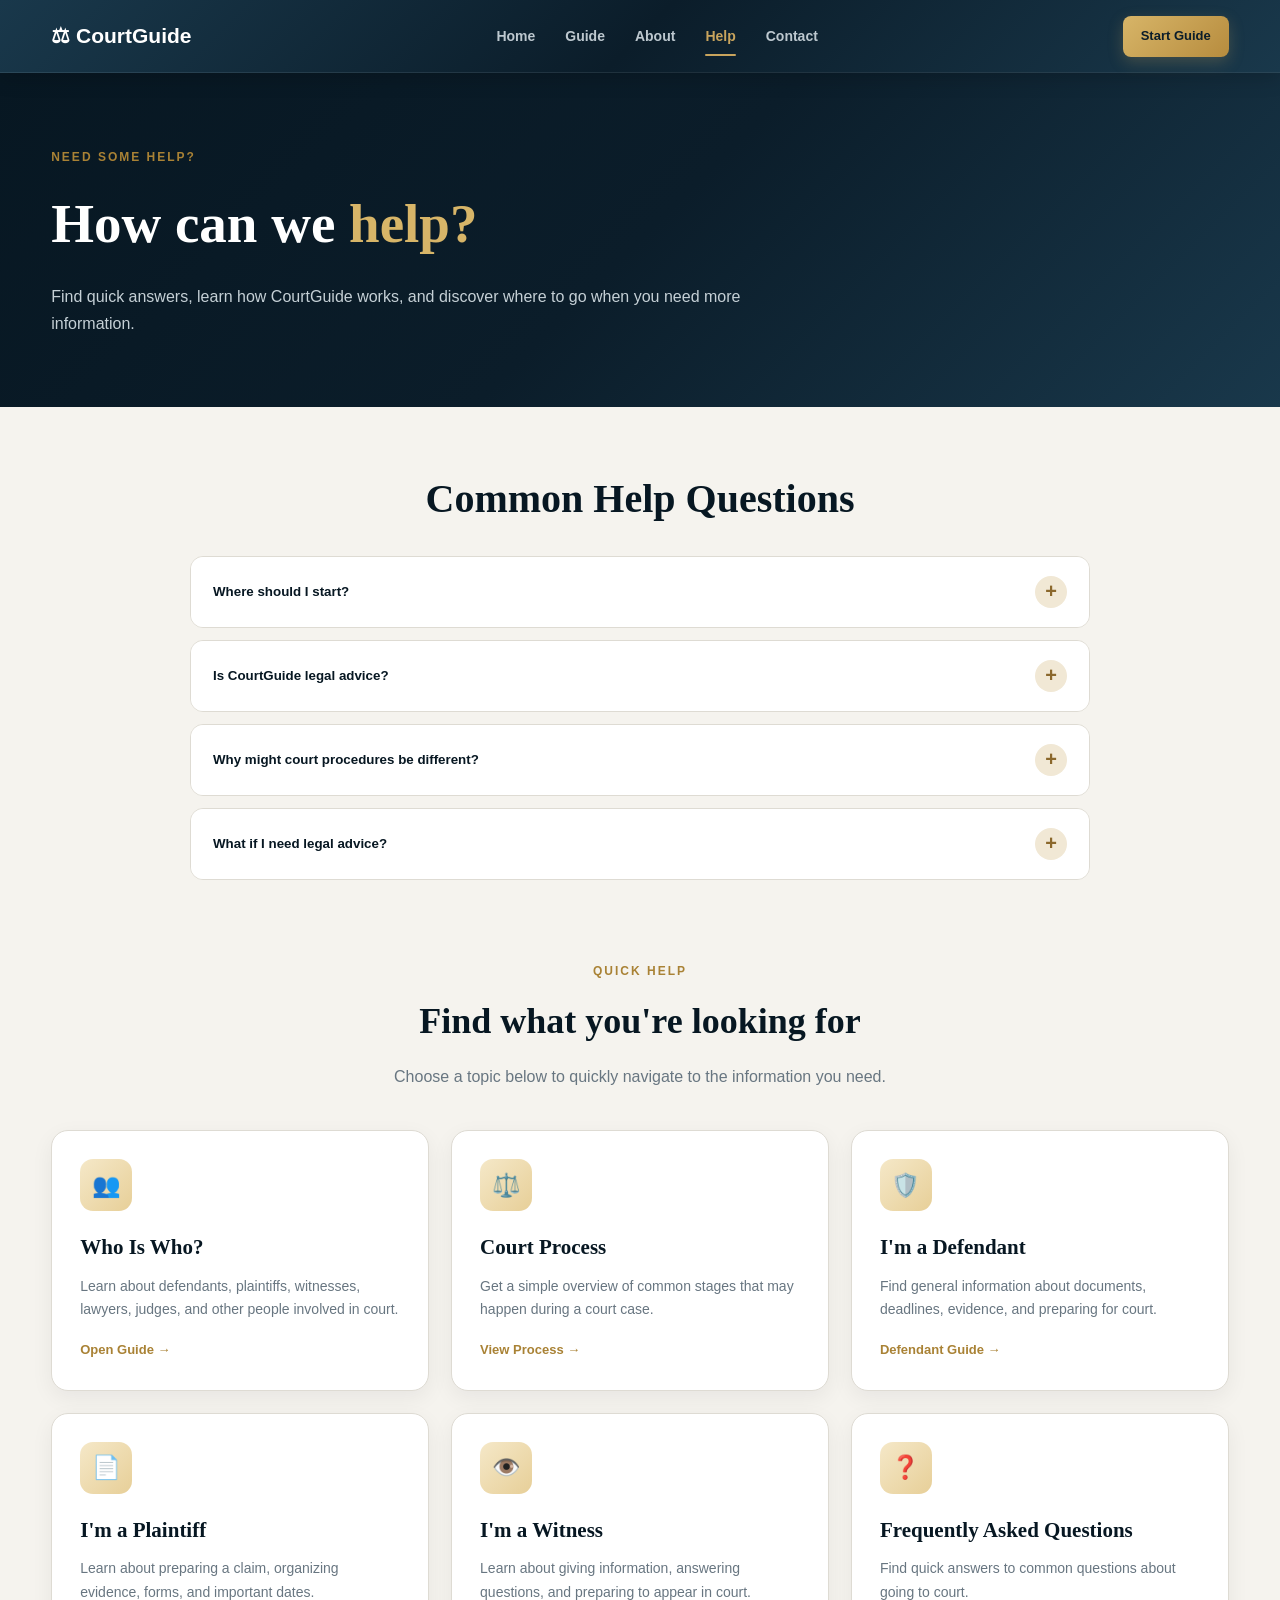
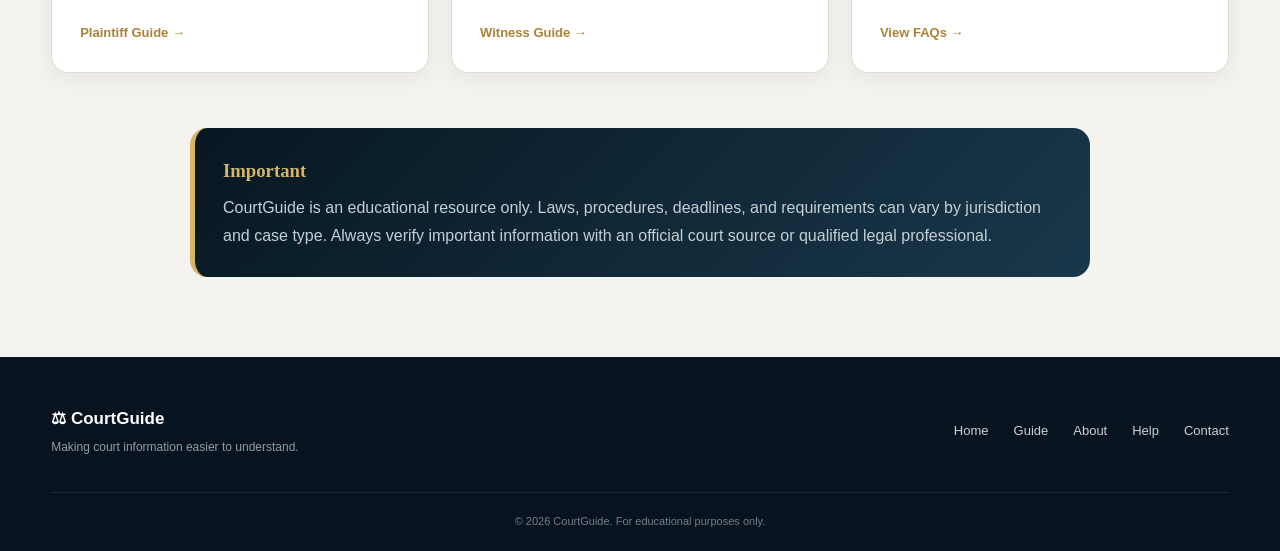
<file: CourtGuideLaw-main/Help.html>
<!DOCTYPE html>

<html lang="en">

<head>
    <meta charset="UTF-8">
    <meta name="viewport" content="width=device-width, initial-scale=1.0">


<title>CourtGuide | Help</title>

<link rel="stylesheet" href="style.css">

<style>
    /* =========================
       HELP PAGE
    ========================= */

    .feature-card {
    padding: 30px;

    background: white;

    border: 1px solid #e2ded5;
    border-radius: 17px;

    box-shadow:
        0 6px 20px rgba(0, 0, 0, 0.05);

    transition: 0.25s ease;
}

.feature-card:hover {
    transform: translateY(-6px);

    border-color: #c8a45d;

    box-shadow:
        0 14px 30px rgba(0, 0, 0, 0.09);
}

    .help-page {
        background: #f5f3ee;
    }

    .help-header {
        background: linear-gradient(135deg, #071722, #0b1d2a, #19384b);
        color: white;
        padding: 70px 0;
    }

    .help-header h1 {
        margin: 0 0 15px;
        font-family: Georgia, "Times New Roman", serif;
        font-size: 55px;
    }

    .help-header h1 span {
        color: #d7b568;
    }

    .help-header p {
        max-width: 700px;
        margin: 0;
        color: #c5d0d6;
        line-height: 1.7;
    }

    .help-content {
        padding: 65px 0 80px;
    }

    .help-heading {
        text-align: center;
        max-width: 700px;
        margin: 0 auto 40px;
    }

    .eyebrow {
        display: inline-block;
        margin-bottom: 12px;
        color: #a98235;
        font-size: 12px;
        font-weight: bold;
        letter-spacing: 2px;
    }

    .help-heading h2 {
        margin: 0 0 12px;
        color: #071722;
        font-family: Georgia, "Times New Roman", serif;
        font-size: 36px;
    }

    .help-heading p {
        color: #687681;
        line-height: 1.7;
    }

    /* =========================
       HELP CARDS
    ========================= */

    .help-grid {
        display: grid;
        grid-template-columns: repeat(3, 1fr);
        gap: 22px;
    }

    .help-card {
        position: relative;
        padding: 28px;
        background: white;
        border: 1px solid #dedbd3;
        border-radius: 17px;
        text-decoration: none;
        color: inherit;
        box-shadow: 0 7px 22px rgba(7, 23, 34, 0.06);

        transition:
            transform 0.3s ease,
            box-shadow 0.3s ease,
            border-color 0.3s ease;
    }

    .help-card:hover {
        transform: translateY(-7px);
        border-color: #d7b568;
        box-shadow: 0 16px 35px rgba(7, 23, 34, 0.13);
    }

.help-icon {
    width: 52px;
    height: 52px;

    display: flex;
    align-items: center;
    justify-content: center;

    margin-bottom: 20px;

    border-radius: 13px;

    background: linear-gradient(135deg, #f5e8c8, #e7cf98);

    font-size: 23px;

    transition:
        transform 0.45s cubic-bezier(0.22, 1, 0.36, 1),
        box-shadow 0.45s ease;
}

.help-card:hover .help-icon {
    transform: translateY(-7px) scale(1.08) rotate(-6deg);

    background: linear-gradient(
                135deg,
                #d7b568,
                #f0d99d
            );

    box-shadow:
        0 8px 16px rgba(11, 29, 42, 0.12);
}
    .help-card h3 {
        margin: 0 0 10px;
        color: #071722;
        font-family: Georgia, "Times New Roman", serif;
        font-size: 21px;
    }

    .help-card p {
        margin: 0;
        color: #687681;
        font-size: 14px;
        line-height: 1.7;
    }

    .help-card span {
        display: inline-block;
        margin-top: 18px;
        color: #a98235;
        font-size: 13px;
        font-weight: bold;

        transition: transform 0.25s ease;
    }

    .help-card:hover span {
        transform: translateX(5px);
    }

    /* =========================
       FAQ HELP
    ========================= */

    .help-faq {
        max-width: 900px;
        margin: 60px auto 0;
    }

    .help-faq h2 {
        margin-bottom: 25px;
        text-align: center;
        color: #071722;
        font-family: Georgia, "Times New Roman", serif;
        font-size: 40px;
    }

    .help-question {
        width: 100%;
        padding: 19px 22px;

        display: flex;
        align-items: center;
        justify-content: space-between;

        border: none;
        background: white;

        color: #071722;
        text-align: left;
        font-weight: bold;

        cursor: pointer;
    }

    .help-faq-item {
        overflow: hidden;
        margin-bottom: 12px;

        background: white;
        border: 1px solid #dedbd3;
        border-radius: 13px;

        transition: 0.25s ease;
    }

    .help-faq-item:hover {
        border-color: #d7b568;
    }

    .help-plus {
        width: 32px;
        height: 32px;

        display: flex;
        align-items: center;
        justify-content: center;

        border-radius: 50%;
        background: #f1e8d5;
        color: #8b682c;

        font-size: 20px;

        transition: 0.25s ease;
    }

    .help-question.open .help-plus {
        transform: rotate(45deg);
        background: #d7b568;
        color: #071722;
    }

    .help-answer {
        max-height: 0;
        overflow: hidden;
        background: #faf9f5;
        transition: max-height 0.3s ease;
    }

    .help-answer p {
        margin: 0;
        padding: 0 22px 20px;

        color: #687681;
        line-height: 1.7;
        font-size: 14px;
    }

    /* =========================
       NOTICE
    ========================= */

    .help-notice {
        max-width: 900px;
        margin: 55px auto 0;

        padding: 28px;

        background: linear-gradient(135deg, #071722, #19384b);
        color: white;

        border-radius: 17px;
        border-left: 5px solid #d7b568;
    }

    .help-notice h3 {
        margin: 0 0 8px;
        color: #d7b568;
        font-family: Georgia, "Times New Roman", serif;
    }

    .help-notice p {
        margin: 0;
        color: #c5d0d6;
        line-height: 1.7;
    }

    /* =========================
       MOBILE
    ========================= */

    @media (max-width: 900px) {
        .help-grid {
            grid-template-columns: repeat(2, 1fr);
        }
    }

    @media (max-width: 600px) {
        .help-header h1 {
            font-size: 42px;
        }

        .help-grid {
            grid-template-columns: 1fr;
        }

        .help-heading h2 {
            font-size: 30px;
        }
    }
</style>


</head>

<body class="help-page">


<!-- NAVBAR -->

<header class="navbar">

    <div class="container nav-container">

        <a href="index.html" class="logo">
            ⚖ CourtGuide
        </a>

        <nav>
            <a href="index.html">
                Home
            </a>

            <a href="guide.html">
                Guide
            </a>

            <a href="about.html">
                About
            </a>

            <a href="help.html" class="active">
                Help
            </a>

            <a href="contact.html">
                Contact
            </a>

        </nav>

        <a href="guide.html" class="nav-button">
            Start Guide
        </a>

    </div>

</header>


<!-- HEADER -->

<section class="help-header">

    <div class="container">

        <span class="eyebrow">
            NEED SOME HELP?
        </span>

        <h1>
            How can we <span>help?</span>
        </h1>

        <p>
            Find quick answers, learn how CourtGuide works,
            and discover where to go when you need more
            information.
        </p>

    </div>

</section>

 <!-- FAQ -->

        <div class="help-faq">

            <h2>
                Common Help Questions
            </h2>


            <div class="help-faq-item">

                <button
                    class="help-question"
                    onclick="toggleHelpFAQ(this)"
                    type="button">

                    <span>
                        Where should I start?
                    </span>

                    <span class="help-plus">
                        +
                    </span>

                </button>

                <div class="help-answer">

                    <p>
                        If you are unsure where to begin,
                        start with the Who Is Who section
                        of the Guide. It can help you identify
                        the role that best describes your
                        situation.
                    </p>

                </div>

            </div>


            <div class="help-faq-item">

                <button
                    class="help-question"
                    onclick="toggleHelpFAQ(this)"
                    type="button">

                    <span>
                        Is CourtGuide legal advice?
                    </span>

                    <span class="help-plus">
                        +
                    </span>

                </button>

                <div class="help-answer">

                    <p>
                        No. CourtGuide provides general
                        educational information. It does not
                        replace advice from a qualified lawyer
                        or official court resource.
                    </p>

                </div>

            </div>


            <div class="help-faq-item">

                <button
                    class="help-question"
                    onclick="toggleHelpFAQ(this)"
                    type="button">

                    <span>
                        Why might court procedures be different?
                    </span>

                    <span class="help-plus">
                        +
                    </span>

                </button>

                <div class="help-answer">

                    <p>
                        Court procedures can vary depending
                        on the location, type of case, and
                        court involved. Always check the
                        official information that applies
                        to your situation.
                    </p>

                </div>

            </div>


            <div class="help-faq-item">

                <button
                    class="help-question"
                    onclick="toggleHelpFAQ(this)"
                    type="button">

                    <span>
                        What if I need legal advice?
                    </span>

                    <span class="help-plus">
                        +
                    </span>

                </button>

                <div class="help-answer">

                    <p>
                        Consider contacting a qualified legal
                        professional or an appropriate official
                        court resource for information specific
                        to your situation.
                    </p>

                </div>

            </div>

        </div>

<!-- CONTENT -->

<main class="help-content">

    <div class="container">

        <div class="help-heading">

            <span class="eyebrow">
                QUICK HELP
            </span>

            <h2>
                Find what you're looking for
            </h2>

            <p>
                Choose a topic below to quickly navigate
                to the information you need.
            </p>

        </div>


        <!-- HELP CARDS -->

        <div class="help-grid">

            <a href="guide.html?section=roles" class="help-card">

                <div class="help-icon">
                    👥
                </div>

                <h3>
                    Who Is Who?
                </h3>

                <p>
                    Learn about defendants, plaintiffs,
                    witnesses, lawyers, judges, and other
                    people involved in court.
                </p>

                <span>
                    Open Guide →
                </span>

            </a>


            <a href="guide.html?section=process" class="help-card">

                <div class="help-icon">
                    ⚖️
                </div>

                <h3>
                    Court Process
                </h3>

                <p>
                    Get a simple overview of common stages
                    that may happen during a court case.
                </p>

                <span>
                    View Process →
                </span>

            </a>


            <a href="guide.html?section=defendant" class="help-card">

                <div class="help-icon">
                    🛡️
                </div>

                <h3>
                    I'm a Defendant
                </h3>

                <p>
                    Find general information about documents,
                    deadlines, evidence, and preparing for court.
                </p>

                <span>
                    Defendant Guide →
                </span>

            </a>


            <a href="guide.html?section=plaintiff" class="help-card">

                <div class="help-icon">
                    📄
                </div>

                <h3>
                    I'm a Plaintiff
                </h3>

                <p>
                    Learn about preparing a claim, organizing
                    evidence, forms, and important dates.
                </p>

                <span>
                    Plaintiff Guide →
                </span>

            </a>


            <a href="guide.html?section=witness" class="help-card">

                <div class="help-icon">
                    👁️
                </div>

                <h3>
                    I'm a Witness
                </h3>

                <p>
                    Learn about giving information, answering
                    questions, and preparing to appear in court.
                </p>

                <span>
                    Witness Guide →
                </span>

            </a>


            <a href="guide.html?section=faq" class="help-card">

                <div class="help-icon">
                    ❓
                </div>

                <h3>
                    Frequently Asked Questions
                </h3>

                <p>
                    Find quick answers to common questions
                    about going to court.
                </p>

                <span>
                    View FAQs →
                </span>

            </a>

        </div>

<!-- NOTICE -->

        <div class="help-notice">

            <h3>
                Important
            </h3>

            <p>
                CourtGuide is an educational resource only.
                Laws, procedures, deadlines, and requirements
                can vary by jurisdiction and case type.
                Always verify important information with an
                official court source or qualified legal
                professional.
            </p>

        </div>

    </div>

</main>

<!-- FOOTER -->

 <footer>

        <div class="container">

            <div class="footer-content">

                <div>

                    <strong>
                        ⚖ CourtGuide
                    </strong>

                    <p>
                        Making court information easier to understand.
                    </p>

                </div>

                <div class="footer-links">

                    <a href="index.html">
                        Home
                    </a>

                    <a href="guide.html">
                        Guide
                    </a>

                    <a href="about.html">
                        About
                    </a>

                     <a href="Help.html">
                    Help
                    </a>
                    
                    <a href="contact.html">
                    Contact
                    </a>

                </div>

            </div>

            <div class="footer-bottom">
                © 2026 CourtGuide. For educational purposes only.
            </div>

        </div>

    </footer>

<!-- FAQ JAVASCRIPT -->

<script>

    function toggleHelpFAQ(button) {

        const answer = button.nextElementSibling;
        const isOpen = button.classList.contains("open");

        document
            .querySelectorAll(".help-question")
            .forEach(function(item) {
                item.classList.remove("open");
            });

        document
            .querySelectorAll(".help-answer")
            .forEach(function(item) {
                item.style.maxHeight = null;
            });

        if (!isOpen) {

            button.classList.add("open");

            answer.style.maxHeight =
                answer.scrollHeight + "px";

        }

    }

</script>


</body>
</html>
</file>
<file: CourtGuideLaw-main/style.css>
/* =========================================================
   COURTGUIDE
========================================================= */

/* =========================
   RESET
========================= */

* {
    margin: 0;
    padding: 0;
    box-sizing: border-box;
}

html {
    scroll-behavior: smooth;
}

body {
    font-family: Arial, Helvetica, sans-serif;
    background: #f5f3ee;
    color: #26343d;
    line-height: 1.6;
}

a {
    text-decoration: none;
    color: inherit;
}

button {
    font-family: inherit;
}

img {
    max-width: 100%;
    height: auto;
}


/* =========================
   VARIABLES
========================= */

:root {
    --navy-dark: #071722;
    --navy: #0b1d2a;
    --navy-light: #19384b;

    --gold: #c8a45d;
    --gold-light: #e2ca91;
    --gold-pale: #f3ead7;

    --cream: #f5f3ee;
    --white: #ffffff;

    --text: #26343d;
    --muted: #687681;
    --border: #dedbd3;

    --green: #3c9b72;
    --red: #c95c5c;
    --yellow: #d7a83f;

    --shadow-sm: 0 4px 12px rgba(0, 0, 0, 0.05);
    --shadow-md: 0 8px 25px rgba(0, 0, 0, 0.07);
    --shadow-lg: 0 15px 35px rgba(0, 0, 0, 0.11);

    --radius-sm: 8px;
    --radius-md: 12px;
    --radius-lg: 16px;
}


/* =========================
   CONTAINER
========================= */

.container {
    width: min(92%, 1180px);
    margin: 0 auto;
}


/* =========================================================
   NAVBAR
========================================================= */

.navbar {
    position: sticky;
    top: 0;
    z-index: 1000;

    background: linear-gradient(
        135deg,
        var(--navy-light),
        var(--navy),
        var(--navy-light)
    );

    color: white;

    border-bottom: 1px solid rgba(255, 255, 255, 0.08);

    box-shadow:
        0 4px 20px rgba(0, 0, 0, 0.18);
}

.nav-container {
    min-height: 72px;

    display: flex;
    align-items: center;
    justify-content: space-between;

    gap: 30px;
}

.logo {
    display: inline-flex;
    align-items: center;

    color: white;

    font-size: 21px;
    font-weight: 700;

    transition: 0.25s ease;
}

.logo:hover {
    color: var(--gold-light);
}


/* Navigation */

nav {
    display: flex;
    align-items: center;
    gap: 30px;
}

nav a {
    position: relative;

    color: #bdc8cf;

    font-size: 14px;
    font-weight: 600;

    padding: 25px 0;

    transition: 0.25s ease;
}

nav a:hover {
    color: white;
}

nav a.active {
    color: var(--gold);
}

nav a.active::after {
    content: "";

    position: absolute;
    left: 0;
    right: 0;
    bottom: 16px;

    height: 2px;

    background: var(--gold);
    border-radius: 10px;
}


/* Navbar CTA */

.nav-button {
    display: inline-flex;
    align-items: center;
    justify-content: center;

    padding: 10px 18px;

    border-radius: var(--radius-sm);

    background: linear-gradient(
        135deg,
        #d7b568,
        #b78c3e
    );

    color: #0b1d2a;

    font-size: 13px;
    font-weight: 700;

    box-shadow:
        0 5px 15px rgba(200, 164, 93, 0.25);

    transition: 0.25s ease;
}

.nav-button:hover {
    color: #071722;

    transform: translateY(-2px);

    box-shadow:
        0 8px 20px rgba(200, 164, 93, 0.35);
}


/* =========================================================
   GENERAL BUTTONS
========================================================= */

.button,
.primary-button,
.secondary-button {
    display: inline-flex;
    align-items: center;
    justify-content: center;

    min-height: 46px;
    padding: 12px 22px;

    border-radius: 9px;

    font-size: 14px;
    font-weight: 700;

    cursor: pointer;

    transition:
        transform 0.25s ease,
        box-shadow 0.25s ease,
        background 0.25s ease,
        color 0.25s ease,
        border-color 0.25s ease;
}

.primary-button {
    background: linear-gradient(
        135deg,
        #d7b568,
        #b78c3e
    );

    color: #0b1d2a;

    box-shadow:
        0 6px 18px rgba(200, 164, 93, 0.25);
}

.primary-button:hover {
    transform: translateY(-3px);

    background: linear-gradient(
        135deg,
        #e5ca8b,
        #c49b4d
    );

    box-shadow:
        0 10px 24px rgba(200, 164, 93, 0.3);
}

.secondary-button {
    border: 1px solid rgba(255, 255, 255, 0.3);

    background: rgba(255, 255, 255, 0.04);

    color: white;
}

.secondary-button:hover {
    transform: translateY(-3px);

    border-color: var(--gold);

    background: rgba(200, 164, 93, 0.1);

    color: var(--gold-light);
}

.button {
    border: none;

    background: var(--gold);

    color: var(--navy);
}

.button:hover {
    transform: translateY(-3px);
    box-shadow: var(--shadow-md);
}


/* =========================================================
   HERO
========================================================= */

.hero {
    position: relative;
    overflow: hidden;

    background:
        radial-gradient(
            circle at 80% 20%,
            rgba(200, 164, 93, 0.12),
            transparent 30%
        ),
        linear-gradient(
            135deg,
            var(--navy-dark),
            var(--navy),
            var(--navy-light)
        );

    color: white;

    padding: 105px 0;
}

.hero::after {
    content: "";

    position: absolute;

    width: 350px;
    height: 350px;

    right: -150px;
    bottom: -180px;

    border-radius: 50%;

    background: rgba(200, 164, 93, 0.06);
}

.hero .container {
    position: relative;
    z-index: 1;
}

.eyebrow {
    display: inline-block;

    margin-bottom: 15px;

    color: var(--gold);

    font-size: 11px;
    font-weight: 800;

    letter-spacing: 2px;
}

.hero h1 {
    max-width: 850px;

    margin-bottom: 24px;

    font-family: Georgia, "Times New Roman", serif;

    font-size: clamp(44px, 7vw, 72px);

    line-height: 1.05;

    letter-spacing: -1px;
}

.hero h1 span {
    display: block;
    color: var(--gold);
}

.hero p {
    max-width: 680px;

    margin-bottom: 30px;

    color: #bdc8cf;

    font-size: 16px;
    line-height: 1.8;
}

.hero-buttons {
    display: flex;
    flex-wrap: wrap;
    gap: 14px;
}


/* =========================================================
   SECTIONS
========================================================= */

.section {
    padding: 85px 0;
}

.alternate-section {
    background: #ffffff;
}

.section-heading {
    max-width: 700px;

    margin: 0 auto 45px;

    text-align: center;
}

.section-heading h2 {
    margin-bottom: 12px;

    color: var(--navy);

    font-family: Georgia, "Times New Roman", serif;

    font-size: clamp(32px, 5vw, 44px);

    line-height: 1.15;
}

.section-heading p {
    color: var(--muted);
}


/* =========================================================
   HOME CARDS
========================================================= */

.info-card-grid {
    display: grid;
    grid-template-columns: repeat(3, 1fr);
    gap: 22px;
}

.guide-card {
    position: relative;
    overflow: hidden;

    width: 100%;

    background: white;

    border: 1px solid #e2ded5;

    border-radius: var(--radius-lg);

    padding: 27px;

    box-shadow: var(--shadow-sm);

    cursor: pointer;

    text-align: left;

    font-family: inherit;

    transition:
        transform 0.3s ease,
        border-color 0.3s ease,
        box-shadow 0.3s ease,
        background 0.3s ease;
}

.guide-card::before {
    content: "";

    position: absolute;

    top: 0;
    left: 0;

    width: 100%;
    height: 4px;

    background: linear-gradient(
        90deg,
        var(--gold),
        var(--gold-light)
    );
}

.guide-card:hover {
    transform: translateY(-7px);

    border-color: var(--gold);

    box-shadow: var(--shadow-lg);
}

.home-card {
    display: block;
    min-height: 225px;
}


/* =========================
   GUIDE ICON HOVER
========================= */

.organize-button-container {
    margin-top: 18px;
    position: relative;
    z-index: 2;
}

.organize-button {
    display: inline-block;
    padding: 10px 16px;
    background: #0b1d2a;
    color: white;
    border-radius: 10px;
    text-decoration: none;
    font-size: 13px;
    font-weight: bold;
    transition: 0.25s ease;
}

.organize-button:hover {
    transform: translateY(-3px);
    background: #d7b568;
    color: #071722;
}

.guide-icon .feature-icon {
    width: 52px;
    height: 52px;
    display: flex;
    align-items: center;
    justify-content: center;
    margin-bottom: 18px;
    border-radius: 14px;

    background: linear-gradient(135deg, #f5e8c8, #e7cf98);
    color: #0b1d2a;
    font-size: 23px;

    box-shadow: 0 5px 12px rgba(11, 29, 42, 0.10);

    transform: translateY(0) scale(1) rotate(0deg);

    animation:
            iconFloat 3s ease-in-out infinite;

    transition:
        transform 0.45s cubic-bezier(0.22, 1, 0.36, 1),
        background 0.45s ease,
        box-shadow 0.45s ease;
}

.guide-card:hover .guide-icon {
    transform: translateY(-7px) scale(1.08) rotate(-6deg);

    background: linear-gradient(135deg, #d7b568, #f0d99d);

    box-shadow: 0 12px 24px rgba(11, 29, 42, 0.20);
}
.guide-card h3 {
    margin-bottom: 10px;

    color: var(--navy);

    font-family: Georgia, "Times New Roman", serif;

    font-size: 21px;

    transition: 0.25s ease;
}

.guide-card p {
    color: var(--muted);

    font-size: 13px;

    line-height: 1.7;
}

.card-link {
    display: inline-block;

    margin-top: 17px;

    color: #9b742e;

    font-size: 12px;
    font-weight: 700;

    transition: 0.25s ease;
}

.guide-card:hover .card-link {
    color: var(--navy);
}


/* =========================================================
   CARD ARROW
========================================================= */

.guide-card::after {
    content: "→";

    position: absolute;

    top: 20px;
    right: 20px;

    width: 32px;
    height: 32px;

    display: flex;
    align-items: center;
    justify-content: center;

    border-radius: 50%;

    background: #f3ead7;

    color: #8b682c;

    transition:
        transform 0.3s ease,
        background 0.3s ease,
        color 0.3s ease;
}

.guide-card:hover::after {
    transform: translateX(5px);

    background: #d7b568;

    color: #071722;
}


/* =========================================================
   CARD MORE INFORMATION
========================================================= */

.more-info {
    max-height: 0;

    opacity: 0;

    overflow: hidden;

    margin-top: 0;

    color: #52616b;

    font-size: 13px;

    line-height: 1.6;

    transform: translateY(-8px);

    transition:
        max-height 0.45s ease,
        opacity 0.35s ease,
        margin-top 0.35s ease,
        transform 0.35s ease;
}

.guide-card:hover .more-info {
    max-height: 120px;

    opacity: 1;

    margin-top: 15px;

    transform: translateY(0);
}

.card-action {
    display: block;

    margin-top: 16px;

    color: #9a7735;

    font-size: 13px;
    font-weight: 700;

    transition:
        transform 0.3s ease,
        color 0.3s ease;
}

.guide-card:hover .card-action {
    transform: translateX(5px);

    color: var(--navy);
}


/* =========================================================
   ORGANIZE BUTTON
========================================================= */

.organize-button-container {
    margin-top: 18px;
}

.organize-button {
    display: inline-flex;
    align-items: center;
    justify-content: center;

    padding: 11px 18px;

    background: linear-gradient(
        135deg,
        #19384b,
        #0b1d2a
    );

    color: white;

    border-radius: 10px;

    text-decoration: none;

    font-size: 13px;
    font-weight: bold;

    box-shadow:
        0 5px 14px rgba(11, 29, 42, 0.15);

    transition:
        transform 0.25s ease,
        box-shadow 0.25s ease,
        background 0.25s ease;
}

.organize-button:hover {
    transform: translateY(-3px);

    background: linear-gradient(
        135deg,
        #d7b568,
        #c8a45d
    );

    color: #071722;

    box-shadow:
        0 9px 20px rgba(11, 29, 42, 0.18);
}


/* =========================================================
   QUICK HELP
========================================================= */

.two-column {
    display: grid;

    grid-template-columns: 1fr 1fr;

    align-items: center;

    gap: 60px;
}

.two-column h2 {
    margin-bottom: 15px;

    color: var(--navy);

    font-family: Georgia, "Times New Roman", serif;

    font-size: 40px;

    line-height: 1.15;
}

.two-column > div:first-child p {
    max-width: 560px;
    color: var(--muted);
}

.quick-links {
    display: flex;
    flex-direction: column;
    gap: 12px;
}

.quick-link {
    display: flex;
    align-items: center;

    gap: 15px;

    padding: 17px 18px;

    background: white;

    border: 1px solid var(--border);

    border-radius: 12px;

    box-shadow: var(--shadow-sm);

    transition:
        transform 0.25s ease,
        border-color 0.25s ease,
        box-shadow 0.25s ease;
}

.quick-link:hover {
    transform: translateX(6px);

    border-color: var(--gold);

    box-shadow: var(--shadow-md);
}

.quick-link > span {
    width: 44px;
    height: 44px;

    display: flex;
    align-items: center;
    justify-content: center;

    flex-shrink: 0;

    border-radius: 10px;

    background: var(--gold-pale);

    font-size: 20px;

    transition:
        transform 0.3s ease,
        background 0.3s ease,
        box-shadow 0.3s ease;
}

.quick-link:hover > span {
    transform:
        translateY(-4px)
        scale(1.08)
        rotate(-4deg);

    background: #d7b568;

    box-shadow:
        0 8px 16px rgba(11, 29, 42, 0.12);
}

.quick-link div {
    flex: 1;
}

.quick-link strong {
    display: block;

    color: var(--navy);

    font-size: 14px;
}

.quick-link small {
    color: var(--muted);
    font-size: 11px;
}

.quick-link b {
    color: var(--gold);
    font-size: 20px;
}


/* =========================================================
   DISCLAIMER
========================================================= */

.disclaimer-box,
.process-note {
    padding: 28px;

    border-left: 5px solid #d7b568;

    background:
        linear-gradient(
            135deg,
            var(--navy-dark),
            var(--navy-light)
        );

    color: white;

    border-radius: var(--radius-lg);

    box-shadow: var(--shadow-md);
}

.disclaimer-box h3,
.process-note h3 {
    margin-bottom: 8px;

    font-family: Georgia, "Times New Roman", serif;

    font-size: 22px;
}

.disclaimer-box p,
.process-note p {
    color: #c5d0d6;
    line-height: 1.75;
}


/* =========================================================
   GUIDE PAGE
========================================================= */

.guide-page {
    background: var(--cream);
}

.guide-header {
    position: relative;
    overflow: hidden;

    background:
        radial-gradient(
            circle at 85% 20%,
            rgba(200, 164, 93, 0.13),
            transparent 30%
        ),
        linear-gradient(
            135deg,
            var(--navy-dark),
            var(--navy),
            var(--navy-light)
        );

    color: white;

    padding: 75px 0;
}

.guide-header h1 {
    margin-bottom: 15px;

    font-family: Georgia, "Times New Roman", serif;

    font-size: clamp(42px, 6vw, 58px);

    line-height: 1.1;
}

.guide-header h1 span {
    color: var(--gold);
}

.guide-header p {
    max-width: 700px;

    color: #c5d0d6;

    line-height: 1.8;
}

.guide-content {
    padding: 60px 0 90px;
}


/* =========================================================
   GUIDE TABS
========================================================= */

.guide-tabs {
    display: flex;

    justify-content: center;
    align-items: center;

    flex-wrap: wrap;

    gap: 10px;

    margin-bottom: 32px;
}

.guide-tab {
    position: relative;

    min-width: 125px;

    padding: 13px 19px;

    border: 2px solid #ddd8ce;

    border-radius: 11px;

    background: white;

    color: #52616b;

    font-size: 13px;
    font-weight: 700;

    cursor: pointer;

    transition: 0.25s ease;
}

.guide-tab:hover {
    background: #faf6eb;

    border-color: var(--gold);

    color: #8b682c;

    transform: translateY(-2px);

    box-shadow: var(--shadow-sm);
}

.guide-tab.active {
    background:
        linear-gradient(
            135deg,
            var(--navy-light),
            var(--navy)
        );

    border-color: var(--navy);

    color: white;

    box-shadow:
        0 8px 20px rgba(11, 29, 42, 0.2);

    transform: translateY(-2px);
}

.guide-tab.active::after {
    content: "";

    position: absolute;

    left: 25%;
    right: 25%;

    bottom: -7px;

    height: 3px;

    border-radius: 10px;

    background: var(--gold);
}


/* =========================================================
   GUIDE SECTIONS
========================================================= */

.guide-section {
    display: none;

    max-width: 1100px;

    margin: 0 auto;

    padding: 38px;

    background: white;

    border: 1px solid var(--border);

    border-radius: var(--radius-lg);

    box-shadow: var(--shadow-md);

    animation: guideFade 0.3s ease;
}

.guide-section.active {
    display: block;
}

@keyframes guideFade {
    from {
        opacity: 0;
        transform: translateY(8px);
    }

    to {
        opacity: 1;
        transform: translateY(0);
    }
}

.guide-section > h2 {
    margin-bottom: 10px;

    color: var(--navy);

    font-family: Georgia, "Times New Roman", serif;

    font-size: 35px;

    line-height: 1.2;
}

.guide-intro {
    margin-bottom: 30px;

    color: var(--muted);

    line-height: 1.75;
}


/* =========================================================
   GUIDE CARDS
========================================================= */

.guide-cards {
    display: grid;

    grid-template-columns: repeat(3, 1fr);

    gap: 20px;
}

.guide-cards .guide-card {
    min-height: 205px;
}

.guide-cards .guide-card:hover {
    transform: translateY(-5px);
}


/* Warning */

.guide-card.warning {
    background: #fff8e8;
    border-color: #ead8aa;
}

.guide-card.warning::before {
    background: var(--yellow);
}


/* Success */

.guide-card.success {
    background: #f0faf5;
    border-color: #c9e4d5;
}

.guide-card.success::before {
    background: var(--green);
}


/* =========================================================
   FAQ
========================================================= */

.faq-list {
    display: flex;
    flex-direction: column;

    gap: 12px;
}

.faq-item {
    overflow: hidden;

    border: 1px solid var(--border);

    border-radius: 12px;

    background: white;

    transition:
        border-color 0.25s ease,
        box-shadow 0.25s ease;
}

.faq-item:hover {
    border-color: var(--gold);

    box-shadow: var(--shadow-sm);
}

.faq-question {
    width: 100%;

    min-height: 64px;

    display: flex;
    align-items: center;
    justify-content: space-between;

    gap: 20px;

    padding: 16px 19px;

    border: none;

    background: white;

    color: var(--navy);

    text-align: left;

    font-size: 14px;
    font-weight: 700;

    cursor: pointer;

    transition:
        background 0.25s ease;
}

.faq-question:hover {
    background: #faf8f2;
}

.faq-question > span:first-child {
    flex: 1;
}

.faq-question > span:last-child {
    width: 34px;
    height: 34px;

    display: flex;
    align-items: center;
    justify-content: center;

    flex-shrink: 0;

    border-radius: 50%;

    background: var(--gold-pale);

    color: #8b682c;

    font-size: 21px;

    transition:
        transform 0.3s ease,
        background 0.3s ease,
        color 0.3s ease;
}

.faq-item.open .faq-question > span:last-child {
    transform: rotate(45deg);

    background: var(--gold);

    color: var(--navy);
}

.faq-answer {
    display: block;

    height: 0;

    overflow: hidden;

    padding: 0 20px;

    background: #faf9f5;

    color: var(--muted);

    font-size: 14px;

    line-height: 1.75;

    transition:
        height 0.4s ease,
        padding-bottom 0.4s ease;
}

.faq-answer p {
    margin: 0;
}


/* =========================================================
   CONTACT PAGE
========================================================= */

.contact-page {
    max-width: 1100px;

    margin: 0 auto;

    padding: 80px 25px;
}

.contact-hero {
    max-width: 700px;

    margin: 0 auto 45px;

    text-align: center;
}

.contact-hero h1 {
    margin: 12px 0 18px;

    color: #061b2f;

    font-family: Georgia, "Times New Roman", serif;

    font-size: clamp(34px, 5vw, 56px);
}

.contact-hero p {
    color: #6d7982;

    font-size: 16px;

    line-height: 1.8;
}

.contact-container {
    display: grid;

    grid-template-columns: repeat(3, 1fr);

    gap: 20px;
}

.contact-card {
    padding: 30px 25px;

    background: white;

    border: 1px solid #dedbd3;

    border-radius: 16px;

    text-align: center;

    transition:
        transform 0.3s ease,
        box-shadow 0.3s ease,
        border-color 0.3s ease;
}

.contact-card:hover {
    transform: translateY(-6px);

    border-color: var(--gold);

    box-shadow:
        0 12px 28px rgba(6, 27, 47, 0.10);
}

.contact-icon {
    width: 60px;
    height: 60px;

    display: flex;
    align-items: center;
    justify-content: center;

    margin: 0 auto 20px;

    border-radius: 50%;

    background: #f3ead7;

    font-size: 26px;

    transition:
        transform 0.3s ease,
        background 0.3s ease,
        box-shadow 0.3s ease;
}

.contact-card:hover .contact-icon {
    transform:
        translateY(-5px)
        scale(1.1)
        rotate(5deg);

    background: #d7b568;

    box-shadow:
        0 8px 18px rgba(11, 29, 42, 0.15);
}

.contact-card h2 {
    margin-bottom: 14px;

    color: #061b2f;

    font-family: Georgia, "Times New Roman", serif;

    font-size: 24px;
}

.contact-card p {
    color: #6d7982;

    font-size: 14px;

    line-height: 1.8;
}

.contact-link {
    display: inline-block;

    margin-top: 12px;

    color: #9b7737;

    font-weight: 700;

    word-break: break-word;

    transition:
        color 0.25s ease,
        transform 0.25s ease;
}

.contact-link:hover {
    color: var(--navy);

    transform: translateY(-2px);
}

.contact-message {
    max-width: 700px;

    margin: 45px auto 0;

    padding: 35px 25px;

    border-radius: 16px;

    background: #061b2f;

    text-align: center;
}

.contact-message h2 {
    margin-bottom: 12px;

    color: #d7b568;

    font-family: Georgia, "Times New Roman", serif;
}

.contact-message p {
    margin: 0;

    color: #f5f3ee;

    line-height: 1.8;
}


/* =========================================================
   ABOUT PAGE
========================================================= */

.about-page {
    background: #f5f3ee;
    color: #263640;
}


/* About Hero */

.about-hero {
    position: relative;
    overflow: hidden;

    background:
        linear-gradient(
            135deg,
            #071722 0%,
            #0b1d2a 55%,
            #19384b 100%
        );

    color: white;

    padding: 85px 0;
}

.about-hero::after {
    content: "⚖";

    position: absolute;

    right: 8%;
    top: 50%;

    transform: translateY(-50%);

    font-size: 220px;

    color: rgba(215, 181, 104, 0.06);

    pointer-events: none;
}

.about-hero-content {
    max-width: 850px;

    position: relative;

    z-index: 1;
}

.about-hero h1 {
    margin: 12px 0 18px;

    font-family:
        Georgia,
        "Times New Roman",
        serif;

    font-size: clamp(42px, 6vw, 64px);

    line-height: 1.08;

    letter-spacing: -1px;
}

.about-hero h1 span {
    color: #d7b568;
}

.about-hero p {
    max-width: 700px;

    margin: 0;

    color: #c5d0d6;

    font-size: 17px;

    line-height: 1.8;
}


/* Purpose */

.purpose-section {
    padding: 80px 0;

    background: #f5f3ee;
}

.purpose-grid {
    display: grid;

    grid-template-columns: 0.9fr 1.1fr;

    gap: 70px;

    align-items: center;
}

.purpose-heading h2 {
    margin: 12px 0 0;

    color: #0b1d2a;

    font-family:
        Georgia,
        "Times New Roman",
        serif;

    font-size: 38px;

    line-height: 1.2;
}

.purpose-text {
    padding-left: 35px;

    border-left: 3px solid #d7b568;
}

.purpose-text p {
    margin: 0 0 18px;

    color: #687681;

    line-height: 1.8;

    font-size: 15px;
}

.purpose-text p:last-child {
    margin-bottom: 0;
}


/* About Sections */

.about-section {
    padding: 80px 0;
}

.about-section.light {
    background: #ffffff;
}

.about-section.dark {
    background:
        linear-gradient(
            135deg,
            #071722,
            #0b1d2a
        );
}

.about-section-heading {
    max-width: 700px;

    margin-bottom: 40px;
}

.about-section-heading h2 {
    margin: 10px 0 12px;

    color: #0b1d2a;

    font-family:
        Georgia,
        "Times New Roman",
        serif;

    font-size: 38px;

    line-height: 1.2;
}

.about-section-heading p {
    margin: 0;

    color: #687681;

    line-height: 1.7;
}

.dark .about-section-heading h2 {
    color: white;
}

.dark .about-section-heading p {
    color: #c5d0d6;
}


/* Audience */

.audience-grid {
    display: grid;

    grid-template-columns: repeat(4, 1fr);

    gap: 20px;
}

.audience-card {
    position: relative;

    display: block;

    height: 240px;

    padding: 28px;

    background: white;

    color: inherit;

    text-decoration: none;

    cursor: pointer;

    border: 1px solid #e2ded5;

    border-radius: 16px;

    box-shadow:
        0 6px 20px rgba(0, 0, 0, 0.05);

    transition:
        transform 0.25s ease,
        box-shadow 0.25s ease,
        border-color 0.25s ease;
}

.audience-card:hover {
    transform: translateY(-7px);

    border-color: #c8a45d;

    box-shadow:
        0 15px 32px rgba(11, 29, 42, 0.12);
}

.audience-number {
    display: inline-flex;

    width: 40px;
    height: 40px;

    align-items: center;
    justify-content: center;

    margin-bottom: 22px;

    border-radius: 10px;

    background: #f3ead7;

    color: #8b682c;

    font-size: 13px;
    font-weight: bold;
}

.audience-card h3 {
    margin: 0 0 10px;

    color: #0b1d2a;

    font-family:
        Georgia,
        "Times New Roman",
        serif;

    font-size: 21px;
}

.audience-card p {
    margin: 0;

    color: #687681;

    font-size: 14px;

    line-height: 1.7;
}


/* Feature Cards */

.feature-grid {
    display: grid;

    grid-template-columns: repeat(3, 1fr);

    gap: 22px;
}

.feature-card {
    padding: 30px;

    background: white;

    border: 1px solid #e2ded5;

    border-radius: 17px;

    box-shadow:
        0 6px 20px rgba(0, 0, 0, 0.05);

    transition:
        transform 0.25s ease,
        border-color 0.25s ease,
        box-shadow 0.25s ease;
}

.feature-card:hover {
    transform: translateY(-6px);

    border-color: #c8a45d;

    box-shadow:
        0 14px 30px rgba(0, 0, 0, 0.09);
}


/* About icon hover */

.feature-icon {
    width: 52px;
    height: 52px;

    display: flex;
    align-items: center;
    justify-content: center;

    margin-bottom: 20px;

    border-radius: 13px;

    background: #f3ead7;

    font-size: 23px;

    transition:
        transform 0.45s cubic-bezier(0.22, 1, 0.36, 1),
        box-shadow 0.45s ease;
}

.feature-card:hover .feature-icon {
    transform:
        translateY(-7px)
        scale(1.08)
        rotate(-6deg);

    /* Keeps the original cream icon background */
    background: #f3ead7;

    box-shadow:
        0 8px 16px rgba(11, 29, 42, 0.12);
}

.feature-card h3 {
    margin: 0 0 10px;

    color: #0b1d2a;

    font-family:
        Georgia,
        "Times New Roman",
        serif;

    font-size: 21px;
}

.feature-card p {
    margin: 0;

    color: #687681;

    line-height: 1.7;

    font-size: 14px;
}


/* How It Works */

.how-grid {
    display: grid;

    grid-template-columns: repeat(3, 1fr);

    gap: 22px;
}

.how-card {
    position: relative;

    padding: 30px;

    background: #ffffff;

    border-radius: 17px;

    border: 1px solid #dedbd3;

    overflow: hidden;
}

.how-card::before {
    content: "";

    position: absolute;

    left: 0;
    top: 0;

    width: 100%;
    height: 4px;

    background: #d7b568;
}

.how-number {
    display: block;

    margin-bottom: 25px;

    color: #b38d46;

    font-size: 13px;
    font-weight: bold;

    letter-spacing: 1px;
}

.how-card h3 {
    margin: 0 0 10px;

    color: #0b1d2a;

    font-family:
        Georgia,
        "Times New Roman",
        serif;

    font-size: 23px;
}

.how-card p {
    margin: 0;

    color: #687681;

    line-height: 1.7;

    font-size: 14px;
}


/* About Disclaimer */

.about-disclaimer {
    padding: 70px 0;

    background: #f5f3ee;
}

.about-disclaimer-box {
    max-width: 950px;

    margin: auto;

    padding: 35px 40px;

    background:
        linear-gradient(
            135deg,
            #071722,
            #19384b
        );

    border: 1px solid #ead8aa;

    border-left: 5px solid #d7b568;

    border-radius: 16px;

    box-shadow:
        0 8px 25px rgba(0, 0, 0, 0.05);
}

.about-disclaimer-box h2 {
    margin: 0 0 12px;

    color: #d7b568;

    font-family:
        Georgia,
        "Times New Roman",
        serif;

    font-size: 27px;
}

.about-disclaimer-box p {
    margin: 0 0 12px;

    color: #c5d0d6;

    line-height: 1.7;

    font-size: 14px;
}

.about-disclaimer-box p:last-child {
    margin-bottom: 0;
}


/* About CTA */

.about-cta {
    padding: 70px 0;

    background:
        linear-gradient(
            135deg,
            #071722,
            #19384b
        );

    text-align: center;
}

.about-cta h2 {
    margin: 0 0 12px;

    color: white;

    font-family:
        Georgia,
        "Times New Roman",
        serif;

    font-size: 36px;
}

.about-cta p {
    max-width: 600px;

    margin: 0 auto 25px;

    color: #c5d0d6;

    line-height: 1.7;
}

.about-cta-button {
    display: inline-block;

    padding: 14px 25px;

    background: #d7b568;

    color: #0b1d2a;

    border-radius: 10px;

    text-decoration: none;

    font-weight: bold;

    transition: 0.25s ease;
}

.about-cta-button:hover {
    background: #e5c77f;

    transform: translateY(-2px);
}


/* =========================================================
   FOOTER
========================================================= */

footer {
    background: #07131e;

    color: white;

    padding: 48px 0 20px;
}

.footer {
    padding: 45px 0 20px;

    background: #06131d;

    color: #c8d1d6;
}

.footer-content {
    display: flex;

    align-items: center;
    justify-content: space-between;

    gap: 30px;
}

.footer-content strong {
    font-size: 17px;
}

.footer-content p {
    margin-top: 6px;

    color: #8f9da6;

    font-size: 12px;
}

.footer .logo {
    color: white;
    text-decoration: none;
}

.footer p {
    color: #8f9da5;
}

.footer-links {
    display: flex;

    gap: 25px;
}

.footer-links a {
    color: #c8d1d6;

    font-size: 13px;

    transition: 0.2s ease;
}

.footer-links a:hover {
    color: var(--gold);
}

.footer-bottom {
    margin-top: 35px;

    padding-top: 20px;

    border-top:
        1px solid rgba(255, 255, 255, 0.08);

    color: #71808a;

    font-size: 11px;

    text-align: center;
}


/* =========================================================
   EXTRA
========================================================= */

.mixboyzzz a {
    transform: translateX(120px);

    font-family:
        "Courier New",
        Courier,
        monospace;
}


/* =========================================================
   RESPONSIVE — TABLET
========================================================= */

@media (max-width: 900px) {

    .info-card-grid,
    .guide-cards {
        grid-template-columns: repeat(2, 1fr);
    }

    .two-column {
        grid-template-columns: 1fr;

        gap: 35px;
    }

    .hero {
        padding: 80px 0;
    }

    .nav-container {
        gap: 18px;
    }

    nav {
        gap: 20px;
    }

    .contact-container {
        grid-template-columns: repeat(2, 1fr);
    }

    .purpose-grid {
        grid-template-columns: 1fr;

        gap: 35px;
    }

    .purpose-text {
        padding-left: 25px;
    }

    .audience-grid {
        grid-template-columns: repeat(2, 1fr);
    }

    .feature-grid,
    .how-grid {
        grid-template-columns: 1fr;
    }
}


/* =========================================================
   RESPONSIVE — MOBILE
========================================================= */

@media (max-width: 600px) {

    .container {
        width: 92%;
    }


    /* Navbar */

    .nav-container {
        min-height: auto;

        flex-wrap: wrap;

        padding: 15px 0;
    }

    .logo {
        font-size: 19px;
    }

    nav {
        order: 3;

        width: 100%;

        justify-content: center;

        gap: 25px;
    }

    nav a {
        padding: 8px 0;
    }

    nav a.active::after {
        bottom: 0;
    }

    .nav-button {
        padding: 9px 14px;

        font-size: 12px;
    }


    /* Hero */

    .hero {
        padding: 65px 0;
    }

    .hero h1 {
        font-size: 43px;
    }

    .hero p {
        font-size: 14px;
    }

    .hero-buttons {
        flex-direction: column;
    }

    .primary-button,
    .secondary-button {
        width: 100%;
    }


    /* Sections */

    .section {
        padding: 60px 0;
    }

    .section-heading {
        margin-bottom: 30px;
    }

    .section-heading h2 {
        font-size: 34px;
    }


    /* Cards */

    .info-card-grid,
    .guide-cards {
        grid-template-columns: 1fr;
    }

    .home-card {
        min-height: auto;
    }


    /* Guide */

    .guide-header {
        padding: 55px 0;
    }

    .guide-header h1 {
        font-size: 42px;
    }

    .guide-content {
        padding: 40px 0 60px;
    }

    .guide-tabs {
        display: grid;

        grid-template-columns: 1fr 1fr;

        width: 100%;
    }

    .guide-tab {
        width: 100%;

        min-width: 0;

        padding: 12px 8px;

        font-size: 12px;
    }

    .guide-section {
        padding: 23px 18px;
    }

    .guide-section > h2 {
        font-size: 30px;
    }


    /* Quick help */

    .two-column h2 {
        font-size: 34px;
    }


    /* About */

    .about-hero {
        padding: 65px 0;
    }

    .about-hero h1 {
        font-size: 42px;
    }

    .about-hero::after {
        display: none;
    }

    .purpose-section,
    .about-section {
        padding: 60px 0;
    }

    .purpose-heading h2,
    .about-section-heading h2 {
        font-size: 31px;
    }

    .audience-grid {
        grid-template-columns: 1fr;
    }

    .about-disclaimer {
        padding: 50px 0;
    }

    .about-disclaimer-box {
        padding: 25px;
    }

    .about-cta h2 {
        font-size: 30px;
    }


    /* Contact */

    .contact-page {
        padding: 55px 20px;
    }

    .contact-container {
        grid-template-columns: 1fr;
    }

    .contact-card {
        padding: 25px 20px;
    }


    /* Footer */

    .footer-content {
        flex-direction: column;

        text-align: center;
    }

    .footer-links {
        gap: 20px;

        flex-wrap: wrap;

        justify-content: center;
    }
}


/* =========================================================
   ACCESSIBILITY
========================================================= */

button:focus-visible,
a:focus-visible {
    outline:
        3px solid rgba(200, 164, 93, 0.55);

    outline-offset: 3px;
}


/* =========================================================
   REDUCED MOTION
========================================================= */

@media (prefers-reduced-motion: reduce) {

    *,
    *::before,
    *::after {
        scroll-behavior: auto !important;

        transition-duration: 0.01ms !important;

        animation-duration: 0.01ms !important;
    }

   

    .guide-card:hover .guide-icon {
        transform: none;
    }

    .more-info,
    .contact-icon,
    .quick-link > span,
    .feature-icon {
        transition: none;
    }
}


.guide-icon,
.feature-icon,
.help-icon,
.contact-icon {
    transition:
        transform 0.45s cubic-bezier(0.22, 1, 0.36, 1),
        box-shadow 0.45s ease;
}

.guide-card:hover .guide-icon,
.feature-card:hover .feature-icon,
.help-card:hover .help-icon,
.contact-card:hover .contact-icon {
    transform: translateY(-7px) scale(1.08) rotate(-6deg);
}
</file>
